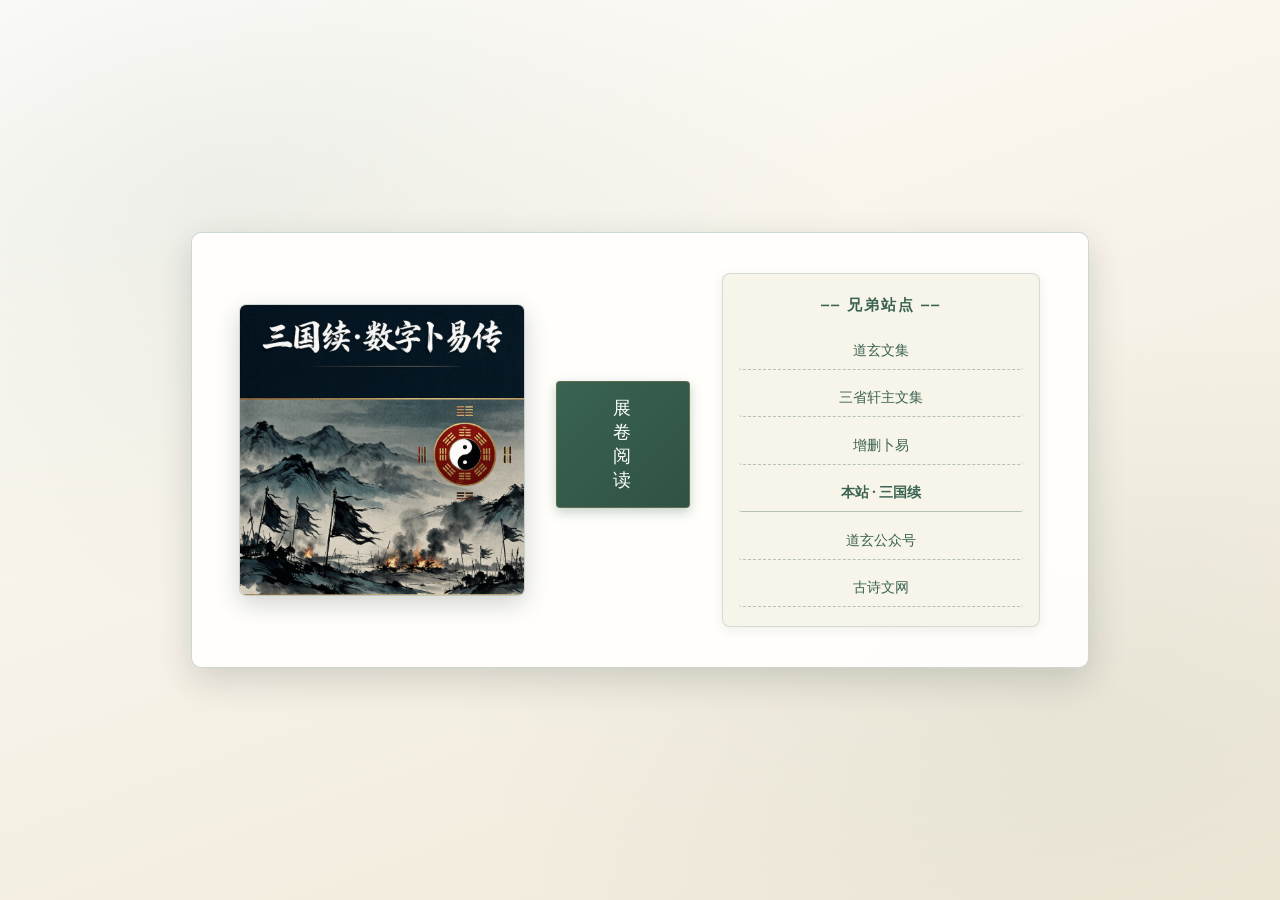
<file: index.html>
<!DOCTYPE html>
<html lang="zh-CN">
<head>
    <meta charset="UTF-8">
    <meta name="viewport" content="width=device-width, initial-scale=1.0">
    <meta http-equiv="Cache-Control" content="no-cache, no-store, must-revalidate">
    <meta name="description" content="三国续-数字卜易传 - 古典章回体小说连载，数字六爻演义">
    <link rel="icon" href="data:image/svg+xml,<svg xmlns='http://www.w3.org/2000/svg' viewBox='0 0 100 100'><text y='.9em' font-size='90' fill='%23c0392b'>📜</text></svg>">
    <title>三国续-数字卜易传</title>
    <link rel="stylesheet" href="style.css">
    <!-- 百度统计代码（异步加载，不阻塞页面渲染） -->
    <script async src="https://hm.baidu.com/hm.js?35b5524e050763995511f80570ae121c"></script>
    <link rel="stylesheet" href="cover.css">
</head>
<body>
    <div class="book-cover" id="bookCover">
        <!-- 翻书背面（动画时遮住翻转背面） -->
        <div class="book-back"></div>
        <div class="front-cover">
            <!-- 封面主视觉：竖版小说封面图 -->
            <div class="cover-art">
                <img src="sgx.png" alt="三国续·数字卜易传 封面" />
            </div>

            <!-- 展卷阅读按钮 -->
            <button class="open-book" onclick="navigateWithAnimation()">展卷阅读</button>

            <!-- 兄弟站点互链 -->
            <div class="links-section">
                <div class="links-title">⎯⎯ 兄弟站点 ⎯⎯</div>
                <div class="friend-links-grid">
                    <a href="https://dxwj.pages.dev/" target="_blank">道玄文集</a>
                    <a href="https://sxxz.pages.dev/index.html" target="_blank">三省轩主文集</a>
                    <a href="https://dxzsby.pages.dev/index.html" target="_blank">增删卜易</a>
                    <a href="https://sgxxs.pages.dev/" target="_blank" class="self-link">本站 · 三国续</a>
                    <a href="https://mp.weixin.qq.com/mp/appmsgalbum?__biz=Mzk0ODc1MzcxMg==&action=getalbum&album_id=4070727578921992197#wechat_redirect" target="_blank">道玄公众号</a>
                    <a href="https://www.gushiwen.org/" target="_blank">古诗文网</a>
                </div>
            </div>
        </div>
    </div>

    <script>
        // 离线缓存（Service Worker）：成功打开一次后，网络卡顿/断网也能进入文集
        // 注册延后到 load，避免预缓存下载抢占首屏带宽（移动端首次打开更快）
        window.addEventListener('load', function () {
            if ('serviceWorker' in navigator && location.protocol !== 'file:') {
                navigator.serviceWorker.register('sw.js').catch(function(){});
            }
        });

        // 翻页动画导航
        function navigateWithAnimation() {
            document.getElementById('bookCover').classList.add('opened');
            setTimeout(() => {
                window.location.href = "index1.html";
            }, 800);
        }
    </script>
</body>
</html>
</file>
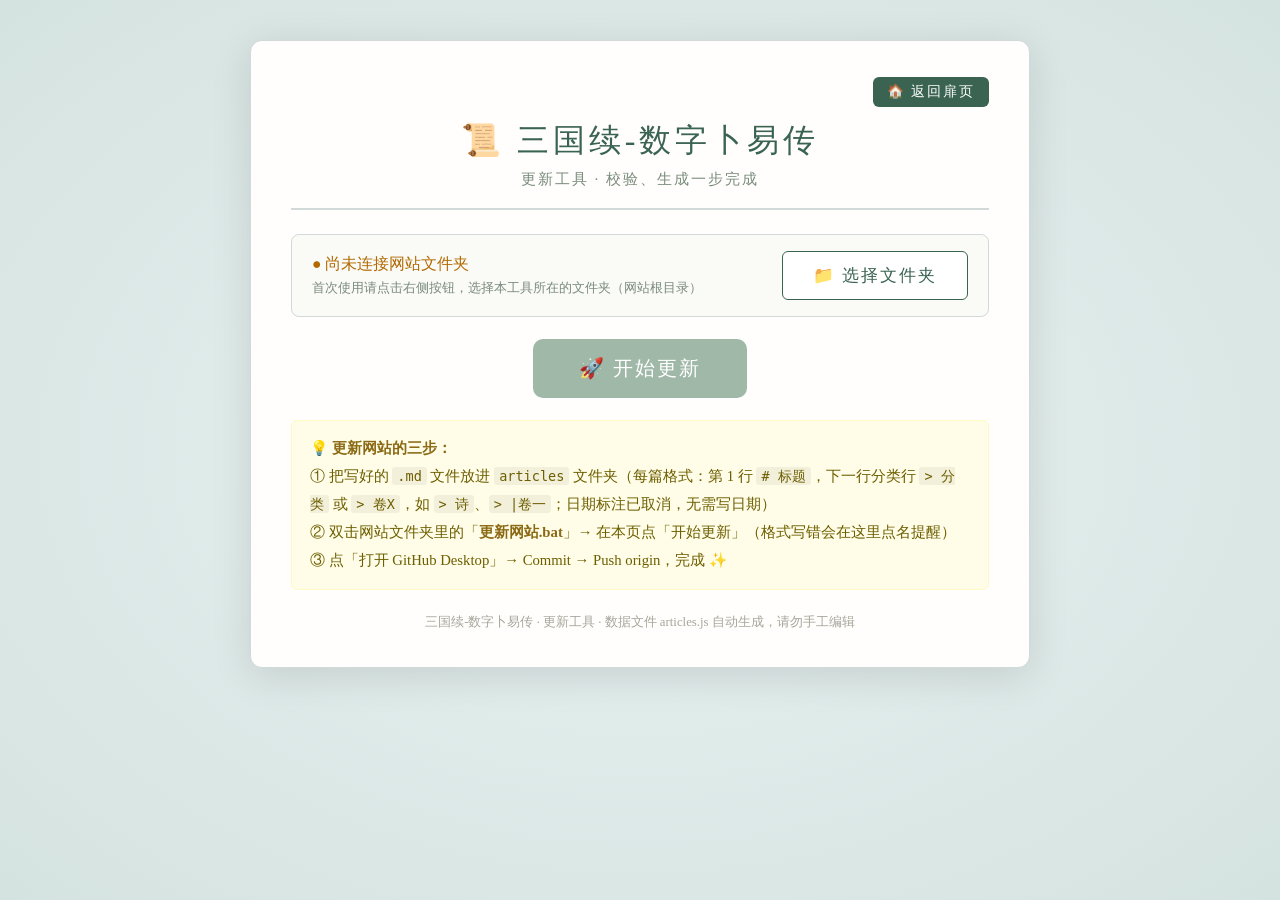
<file: build.html>
<!DOCTYPE html>
<html lang="zh-CN">
<head>
    <meta charset="UTF-8">
    <meta name="viewport" content="width=device-width, initial-scale=1.0">
    <title>三国续-数字卜易传 - 更新工具</title>
    <style>
        :root {
            --rice: #FFFEFC; --ink: #5A4A3F; --bamboo: #3A6351;
            --celadon: #E8F1F2; --border: #D1D9D9; --gold: #8B6914;
        }
        * { margin: 0; padding: 0; box-sizing: border-box; }
        body {
            font-family: "楷体", "STKaiti", "KaiTi", serif;
            background: var(--celadon);
            color: var(--ink);
            min-height: 100vh;
            display: flex; justify-content: center; align-items: flex-start;
            padding: 20px;
            background-image: radial-gradient(ellipse at center, #E8F1F2 0%, #D5E3E0 100%);
        }
        .container {
            background: var(--rice); border-radius: 12px;
            box-shadow: 0 8px 40px rgba(0,0,0,0.12);
            border: 1px solid var(--border);
            max-width: 780px; width: 100%; padding: 36px 40px;
            margin: 20px 0;
        }
        .back-home-link { text-align: right; margin-bottom: 12px; }
        .back-home-link .btn {
            padding: 6px 14px; font-size: 0.85em; background: var(--bamboo);
            color: white; border-radius: 6px; border: none; cursor: pointer;
            text-decoration: none; display: inline-block;
        }
        .header { text-align: center; margin-bottom: 24px; border-bottom: 2px solid var(--border); padding-bottom: 18px; }
        .header h1 { color: var(--bamboo); font-size: 2em; font-weight: normal; letter-spacing: 4px; margin-bottom: 6px; }
        .header .subtitle { color: #7A8B7B; font-size: 0.95em; letter-spacing: 2px; }

        .folder-card {
            background: #FAFAF7; border: 1px solid var(--border); border-radius: 8px;
            padding: 16px 20px; margin-bottom: 18px; display: flex;
            align-items: center; justify-content: space-between; gap: 12px; flex-wrap: wrap;
        }
        .folder-status { font-size: 0.98em; }
        .folder-status .ok { color: #2E7D32; }
        .folder-status .pending { color: #B26A00; }
        .folder-path { font-family: Consolas, monospace; font-size: 0.85em; color: #7A8B7B; margin-top: 4px; word-break: break-all; }

        .big-action { text-align: center; margin: 22px 0; }
        .btn {
            display: inline-block; padding: 12px 30px; border: none; border-radius: 6px;
            font-family: "楷体", "STKaiti", serif; font-size: 1.05em; cursor: pointer;
            transition: all 0.3s; letter-spacing: 2px; text-decoration: none;
        }
        .btn-primary { background: var(--bamboo); color: white; box-shadow: 0 3px 10px rgba(58,99,81,0.3); }
        .btn-primary:hover { background: #2E5040; transform: translateY(-1px); }
        .btn-primary:disabled { background: #A0B8A8; cursor: not-allowed; transform: none; box-shadow: none; }
        .btn-outline { background: white; color: var(--bamboo); border: 1px solid var(--bamboo); }
        .btn-outline:hover { background: #F0F5F2; }
        .btn-jumbo { font-size: 1.25em; padding: 16px 46px; border-radius: 10px; }
        .btn-row { display: flex; gap: 12px; justify-content: center; flex-wrap: wrap; margin-top: 16px; }

        .status { text-align: center; padding: 12px; border-radius: 6px; margin-top: 16px; font-size: 0.95em; display: none; }
        .status.success { display: block; background: #E8F5E9; color: #2E7D32; border: 1px solid #A5D6A7; }
        .status.error { display: block; background: #FFEBEE; color: #C62828; border: 1px solid #EF9A9A; }
        .status.info { display: block; background: #E3F2FD; color: #1565C0; border: 1px solid #90CAF9; }

        .stats { display: grid; grid-template-columns: repeat(4, 1fr); gap: 12px; margin: 16px 0; }
        .stat-item { text-align: center; padding: 12px 6px; background: #FDFDFB; border-radius: 6px; border: 1px solid var(--border); }
        .stat-num { font-size: 1.7em; color: var(--bamboo); font-weight: bold; }
        .stat-label { font-size: 0.82em; color: #7A8B7B; margin-top: 4px; }

        .report { margin-top: 16px; display: none; }
        .report h3 { color: var(--bamboo); font-size: 1.05em; margin-bottom: 8px; }
        .report-list { max-height: 260px; overflow-y: auto; border: 1px solid var(--border); border-radius: 6px; background: #FDFDFB; }
        .report-item { padding: 10px 14px; border-bottom: 1px solid #EEE; font-size: 0.92em; line-height: 1.6; }
        .report-item:last-child { border-bottom: none; }
        .report-item .file { font-family: Consolas, monospace; color: #5A4A3F; font-weight: bold; }
        .report-item.error { background: #FFF5F5; border-left: 3px solid #E24B4A; }
        .report-item.warn { background: #FFFBEF; border-left: 3px solid #EF9F27; }
        .report-item.info { background: #F4F8FB; border-left: 3px solid #85B7EB; }
        .report-item .tag { display: inline-block; padding: 0 8px; border-radius: 10px; font-size: 0.82em; margin-right: 8px; }
        .report-item.error .tag { background: #F7C1C1; color: #A32D2D; }
        .report-item.warn .tag { background: #FAEEDA; color: #854F0B; }
        .report-item.info .tag { background: #E6F1FB; color: #185FA5; }

        .success-panel {
            display: none; margin-top: 20px; border: 2px solid #4CAF50;
            border-radius: 10px; padding: 22px; text-align: center; background: #F4FBF4;
        }
        .success-panel .big-icon { font-size: 2.6em; }
        .success-panel .msg { font-size: 1.15em; color: #2E7D32; margin: 10px 0 4px; }
        .success-panel .next { color: #555; font-size: 0.95em; line-height: 1.9; margin-top: 8px; }

        .tips { background: #FFFDE7; border: 1px solid #FFF9C4; border-radius: 6px; padding: 14px 18px; margin-top: 22px; font-size: 0.92em; color: #6D5E00; line-height: 1.9; }
        .tips strong { color: #8B6914; }
        .tips code { background: rgba(0,0,0,0.05); padding: 1px 5px; border-radius: 3px; font-family: Consolas, monospace; font-size: 0.92em; }
        .footer { text-align: center; margin-top: 24px; color: #A8A59B; font-size: 0.8em; }

        .legacy { display: none; margin-top: 20px; border-top: 1px dashed var(--border); padding-top: 18px; }
        .file-input-area {
            border: 2px dashed var(--border); border-radius: 8px; padding: 24px;
            text-align: center; margin: 14px 0; cursor: pointer; background: #FDFDFB; transition: all 0.3s;
        }
        .file-input-area:hover { border-color: var(--bamboo); background: #F8FAF8; }
        .file-input-area input[type="file"] { display: none; }

        @media (max-width: 600px) {
            .container { padding: 22px 18px; }
            .header h1 { font-size: 1.5em; }
            .stats { grid-template-columns: repeat(2, 1fr); }
        }
    </style>
</head>
<body>
    <div class="container">
        <div class="back-home-link">
            <a href="index.html" class="btn">🏠 返回扉页</a>
        </div>

        <div class="header">
            <h1>📜 三国续-数字卜易传</h1>
            <div class="subtitle">更新工具 · 校验、生成一步完成</div>
        </div>

        <!-- 文件夹连接状态 -->
        <div class="folder-card">
            <div class="folder-status" id="folderStatus">
                <span class="pending">● 尚未连接网站文件夹</span>
                <div class="folder-path">首次使用请点击右侧按钮，选择本工具所在的文件夹（网站根目录）</div>
            </div>
            <button class="btn btn-outline" id="btnPickFolder" onclick="pickFolder()">📁 选择文件夹</button>
        </div>

        <!-- 主操作 -->
        <div class="big-action">
            <button class="btn btn-primary btn-jumbo" id="btnUpdate" disabled onclick="runUpdate()">🚀 开始更新</button>
        </div>

        <div class="status" id="statusMsg"></div>

        <!-- 统计 -->
        <div class="stats" id="statsPanel" style="display:none;">
            <div class="stat-item"><div class="stat-num" id="statTotal">0</div><div class="stat-label">📝 总篇数</div></div>
            <div class="stat-item"><div class="stat-num" id="statJuan">0</div><div class="stat-label">📚 卷数</div></div>
        </div>

        <!-- 校验报告 -->
        <div class="report" id="reportPanel">
            <h3>📋 校验报告（修改对应文件后，重新点「开始更新」即可）</h3>
            <div class="report-list" id="reportList"></div>
        </div>

        <!-- 成功面板 -->
        <div class="success-panel" id="successPanel">
            <div class="big-icon">✅</div>
            <div class="msg"><strong>articles.js 已写入网站文件夹！</strong></div>
            <div class="next">
                数据已写入文件夹：<strong id="writtenPath"></strong><br>
                最后一步：把改动提交到 GitHub（和你平时的操作一样）<br>
                在 GitHub Desktop 中点击 <strong>Commit to main</strong> → <strong>Push origin</strong>，约 1 分钟后网站更新生效
            </div>
            <div class="btn-row">
                <button class="btn btn-primary" onclick="openGithubDesktop()">🖥️ 打开 GitHub Desktop</button>
                <button class="btn btn-outline" onclick="location.reload()">🔄 再更新一次</button>
            </div>
        </div>

        <!-- 备用模式（浏览器不支持直写文件夹时使用） -->
        <div class="legacy" id="legacyPanel">
            <div class="tips" style="margin-top:0;">
                <strong>⚠️ 当前浏览器不支持直接写入文件夹</strong>（建议使用电脑自带的 Edge 浏览器，或双击「更新网站.bat」打开本工具）。<br>
                可改用备用流程：① 选择 articles 文件夹 → ② 生成并下载 articles.js → ③ 把下载的文件移动/替换到网站根目录 → ④ 用 GitHub Desktop 提交。
            </div>
            <div class="file-input-area" onclick="document.getElementById('folderInput').click()">
                <div style="font-size:2.4em;">📁</div>
                <div style="margin-top:8px;color:#7A8B7B;">点击选择 articles 文件夹</div>
                <input type="file" id="folderInput" webkitdirectory directory multiple>
            </div>
            <div class="btn-row" style="margin-top:6px;">
                <button class="btn btn-primary" id="btnLegacyDownload" disabled onclick="legacyDownload()">📥 生成并下载 articles.js</button>
            </div>
        </div>

        <!-- 使用说明 -->
        <div class="tips">
            <strong>💡 更新网站的三步：</strong><br>
            ① 把写好的 <code>.md</code> 文件放进 <code>articles</code> 文件夹（每篇格式：第 1 行 <code># 标题</code>，下一行分类行 <code>> 分类</code> 或 <code>> 卷X</code>，如 <code>> 诗</code>、<code>>  |卷一</code>；日期标注已取消，无需写日期）<br>
            ② 双击网站文件夹里的「<strong>更新网站.bat</strong>」→ 在本页点「开始更新」（格式写错会在这里点名提醒）<br>
            ③ 点「打开 GitHub Desktop」→ Commit → Push origin，完成 ✨
        </div>
        <div class="footer">三国续-数字卜易传 · 更新工具 · 数据文件 articles.js 自动生成，请勿手工编辑</div>
    </div>

    <script src="build-core.js"></script>
    <script>
        // ============================================================
        // 一、文件夹直写模式（File System Access API）
        // ============================================================
        const supportsFS = 'showDirectoryPicker' in window;
        let dirHandle = null;

        const btnUpdate = document.getElementById('btnUpdate');
        const btnPick = document.getElementById('btnPickFolder');
        const statusMsg = document.getElementById('statusMsg');

        // ---- IndexedDB：记住文件夹句柄，下次打开免选 ----
        function idbOpen() {
            return new Promise((resolve, reject) => {
                const req = indexedDB.open('dx-update-tool', 1);
                req.onupgradeneeded = () => req.result.createObjectStore('kv');
                req.onsuccess = () => resolve(req.result);
                req.onerror = () => reject(req.error);
            });
        }
        async function idbSet(key, val) {
            const db = await idbOpen();
            return new Promise((resolve, reject) => {
                const tx = db.transaction('kv', 'readwrite');
                tx.objectStore('kv').put(val, key);
                tx.oncomplete = () => resolve();
                tx.onerror = () => reject(tx.error);
            });
        }
        async function idbGet(key) {
            try {
                const db = await idbOpen();
                return new Promise((resolve) => {
                    const req = db.transaction('kv').objectStore('kv').get(key);
                    req.onsuccess = () => resolve(req.result || null);
                    req.onerror = () => resolve(null);
                });
            } catch (e) { return null; }
        }

        // ---- 状态展示 ----
        function setFolderUI(state, pathText) {
            const el = document.getElementById('folderStatus');
            if (state === 'ok') {
                el.innerHTML = '<span class="ok">● 已连接网站文件夹</span>' +
                    (pathText ? '<div class="folder-path">' + pathText + '</div>' : '');
                btnUpdate.disabled = false;
                btnPick.textContent = '📁 更换文件夹';
            } else if (state === 'need-permission') {
                el.innerHTML = '<span class="pending">● 文件夹已记住，需要重新授权</span>' +
                    '<div class="folder-path">点击下方「选择文件夹」旁的授权按钮，或重新选择一次</div>';
                btnUpdate.disabled = true;
            } else {
                el.innerHTML = '<span class="pending">● 尚未连接网站文件夹</span>' +
                    '<div class="folder-path">首次使用请点击右侧按钮，选择本工具所在的文件夹（网站根目录）</div>';
                btnUpdate.disabled = true;
            }
        }

        function showStatus(type, html) {
            statusMsg.className = 'status ' + type;
            statusMsg.innerHTML = html;
        }

        // 从页面地址推导网站文件夹的本地路径（用于唤起 GitHub Desktop）
        function guessLocalPath() {
            try {
                let p = decodeURIComponent(location.pathname);
                // Windows: /F:/WorkBuddy/wsf722/build.html → F:/WorkBuddy/wsf722
                p = p.replace(/^\/([A-Za-z]:)/, '$1');
                return p.substring(0, p.lastIndexOf('/')) || '';
            } catch (e) { return ''; }
        }

        async function verifyPermission(handle, request) {
            const opts = { mode: 'readwrite' };
            if (await handle.queryPermission(opts) === 'granted') return true;
            if (request && await handle.requestPermission(opts) === 'granted') return true;
            return false;
        }

        async function pickFolder() {
            try {
                dirHandle = await window.showDirectoryPicker({ mode: 'readwrite' });
                await idbSet('dirHandle', dirHandle);
                setFolderUI('ok', '文件夹：' + dirHandle.name + '（已记住，下次打开本页免选）');
                hideOutputs();
                warnIfFolderMismatch();
                showStatus('info', '📂 文件夹已连接，点击「开始更新」即可。');
            } catch (e) {
                if (e.name !== 'AbortError') showStatus('error', '⚠️ 选择文件夹失败：' + e.message);
            }
        }

        // 防呆：所选文件夹名与本工具所在目录名不一致时给出醒目警告
        // （wsf 与 wsf722 这类相似命名极易选错，选错会把数据写进旧目录）
        function expectedFolderName() {
            const p = guessLocalPath();
            return p ? p.split('/').pop() : '';
        }
        function warnIfFolderMismatch() {
            if (!dirHandle) return false;
            const expected = expectedFolderName();
            if (expected && dirHandle.name && dirHandle.name !== expected) {
                showStatus('error', '⚠️ 注意：你选择的文件夹是「' + dirHandle.name + '」，而本更新工具在「' + expected +
                    '」里——两者不是同一个文件夹！若继续，更新的将是「' + dirHandle.name + '」。确认无误可忽略本提示。');
                return true;
            }
            return false;
        }

        // 页面加载：尝试恢复上次记住的文件夹
        window.addEventListener('DOMContentLoaded', async () => {
            if (!supportsFS) {
                document.getElementById('legacyPanel').style.display = 'block';
                document.querySelector('.big-action').style.display = 'none';
                document.querySelector('.folder-card').style.display = 'none';
                return;
            }
            dirHandle = await idbGet('dirHandle');
            if (!dirHandle) { setFolderUI('none'); return; }
            if (await verifyPermission(dirHandle, false)) {
                setFolderUI('ok', '文件夹：' + dirHandle.name + '（已记住）');
            } else {
                // 需要用户手势才能请求权限：把「开始更新」变成授权入口
                setFolderUI('need-permission');
                btnUpdate.disabled = false;
                btnUpdate.textContent = '🔑 点击授权后继续';
                btnUpdate.onclick = async () => {
                    if (await verifyPermission(dirHandle, true)) {
                        setFolderUI('ok', '文件夹：' + dirHandle.name + '（已记住）');
                        btnUpdate.textContent = '🚀 开始更新';
                        btnUpdate.onclick = runUpdate;
                    } else {
                        showStatus('error', '⚠️ 未获得授权。请重新「选择文件夹」。');
                    }
                };
            }
        });

        function hideOutputs() {
            document.getElementById('successPanel').style.display = 'none';
            document.getElementById('reportPanel').style.display = 'none';
            document.getElementById('statsPanel').style.display = 'none';
        }

        // ---- 主流程：扫描 → 校验 → 生成 → 写入 ----
        async function runUpdate() {
            if (!dirHandle) { showStatus('error', '⚠️ 请先选择网站文件夹。'); return; }
            hideOutputs();
            showStatus('info', '📖 正在读取 articles 文件夹...');
            btnUpdate.disabled = true;

            try {
                warnIfFolderMismatch();
                let articlesDir;
                try {
                    articlesDir = await dirHandle.getDirectoryHandle('articles');
                } catch (e) {
                    throw new Error('在所选文件夹里没有找到 articles 子文件夹——请选择 build.html 所在的网站根目录（' + expectedFolderName() + '）。');
                }

                const files = [];
                for await (const [name, handle] of articlesDir.entries()) {
                    if (handle.kind === 'file' && name.toLowerCase().endsWith('.md')) {
                        const f = await handle.getFile();
                        const text = (await f.text()).replace(/^\uFEFF/, '');
                        files.push({ name, text });
                    }
                }
                if (files.length === 0) {
                    throw new Error('articles 文件夹中没有 .md 文件。');
                }

                showStatus('info', '🔍 已读取 ' + files.length + ' 个文件，正在校验...');
                const { articles, issues, stats } = DXBuildCore.buildArticles(files);

                // 展示校验报告
                if (issues.length > 0) renderReport(issues);

                // 有致命错误：停止，不生成
                if (issues.some(i => i.level === 'error')) {
                    showStatus('error', '❌ 发现 ' + issues.filter(i => i.level === 'error').length +
                        ' 处错误（见下方报告，已点名到文件）。修改后请重新点击「开始更新」。本次未改动任何文件。');
                    btnUpdate.disabled = false;
                    return;
                }

                // 生成并写入 articles.js
                const content = DXBuildCore.serialize(articles);
                const fh = await dirHandle.getFileHandle('articles.js', { create: true });
                const writable = await fh.createWritable();
                await writable.write('\uFEFF' + content);
                await writable.close();

                // 统计与成功面板
                document.getElementById('statsPanel').style.display = 'grid';
                document.getElementById('statTotal').textContent = stats.total;
                var juanSet = {};
                articles.forEach(function (a) { if (a.juan) juanSet[a.juan] = 1; });
                document.getElementById('statJuan').textContent = Object.keys(juanSet).length;
                var shownPath = (dirHandle.name === expectedFolderName() && guessLocalPath())
                    ? guessLocalPath() + '\\articles.js'
                    : '你所选的「' + dirHandle.name + '」文件夹里的 articles.js';
                document.getElementById('writtenPath').textContent = shownPath;
                document.getElementById('successPanel').style.display = 'block';

                if (issues.length > 0) {
                    showStatus('success', '🎉 更新成功，共 ' + stats.total + ' 篇。另有 ' + issues.length +
                        ' 条提醒（见下方报告），不影响发布，可抽空处理。');
                } else {
                    showStatus('success', '🎉 更新成功！共 ' + stats.total + ' 篇文章，格式全部正常。');
                }
                document.getElementById('successPanel').scrollIntoView({ behavior: 'smooth', block: 'nearest' });
            } catch (e) {
                showStatus('error', '❌ 更新失败：' + e.message);
            } finally {
                btnUpdate.disabled = false;
            }
        }

        function renderReport(issues) {
            const panel = document.getElementById('reportPanel');
            const list = document.getElementById('reportList');
            const label = { error: '错误', warn: '提醒', info: '提示' };
            list.innerHTML = issues.map(i =>
                '<div class="report-item ' + i.level + '">' +
                    '<span class="tag">' + label[i.level] + '</span>' +
                    (i.file ? '<span class="file">' + i.file + '</span>　' : '') +
                    i.message +
                '</div>'
            ).join('');
            panel.style.display = 'block';
        }

        // ---- 唤起 GitHub Desktop ----
        function openGithubDesktop() {
            const path = guessLocalPath();
            if (path) {
                location.href = 'github-windows://openRepo/' + path;
            } else {
                location.href = 'github-windows://';
            }
            setTimeout(() => {
                showStatus('info', '💡 若 GitHub Desktop 没有自动打开，请手动启动它；' +
                    '首次使用请在 GitHub Desktop 菜单 File → Add local repository 选择本网站文件夹。');
            }, 1500);
        }

        // ============================================================
        // 二、备用模式：选择 articles 文件夹 → 下载 articles.js
        // ============================================================
        let legacyResult = null;

        document.getElementById('folderInput').addEventListener('change', function (e) {
            const files = Array.from(e.target.files).filter(f => f.name.toLowerCase().endsWith('.md'));
            if (files.length === 0) {
                showStatus('error', '⚠️ 所选文件夹中没有 .md 文件，请确认选择的是 articles 文件夹。');
                return;
            }
            let loaded = 0;
            const read = [];
            showStatus('info', '📖 正在读取 ' + files.length + ' 个文件...');
            files.forEach(file => {
                const reader = new FileReader();
                reader.onload = ev => {
                    read.push({ name: file.name, text: String(ev.target.result).replace(/^\uFEFF/, '') });
                    if (++loaded === files.length) {
                        legacyResult = DXBuildCore.buildArticles(read);
                        document.getElementById('btnLegacyDownload').disabled = false;
                        if (legacyResult.issues.length > 0) renderReport(legacyResult.issues);
                        const errs = legacyResult.issues.filter(i => i.level === 'error').length;
                        showStatus(errs ? 'error' : 'success',
                            (errs ? '❌ 发现 ' + errs + ' 处错误，请按下方报告修改后重新选择文件夹。'
                                  : '✅ 校验通过，共 ' + legacyResult.stats.total + ' 篇。') +
                            ' 诗 ' + legacyResult.stats['诗'] + ' / 词 ' + legacyResult.stats['词'] +
                            ' / 散文 ' + legacyResult.stats['散文'] + ' / 其它 ' + legacyResult.stats['其它']);
                        if (errs) document.getElementById('btnLegacyDownload').disabled = true;
                    }
                };
                reader.readAsText(file);
            });
        });

        function legacyDownload() {
            if (!legacyResult) return;
            const content = DXBuildCore.serialize(legacyResult.articles);
            const blob = new Blob(['\uFEFF' + content], { type: 'application/javascript;charset=utf-8' });
            const url = URL.createObjectURL(blob);
            const a = document.createElement('a');
            a.href = url;
            a.download = 'articles.js';
            document.body.appendChild(a);
            a.click();
            document.body.removeChild(a);
            URL.revokeObjectURL(url);
            showStatus('info', '📥 articles.js 已开始下载。请把它移动/替换到网站根目录（build.html 所在文件夹），然后用 GitHub Desktop 提交。');
        }
    </script>
</body>
</html>
</file>
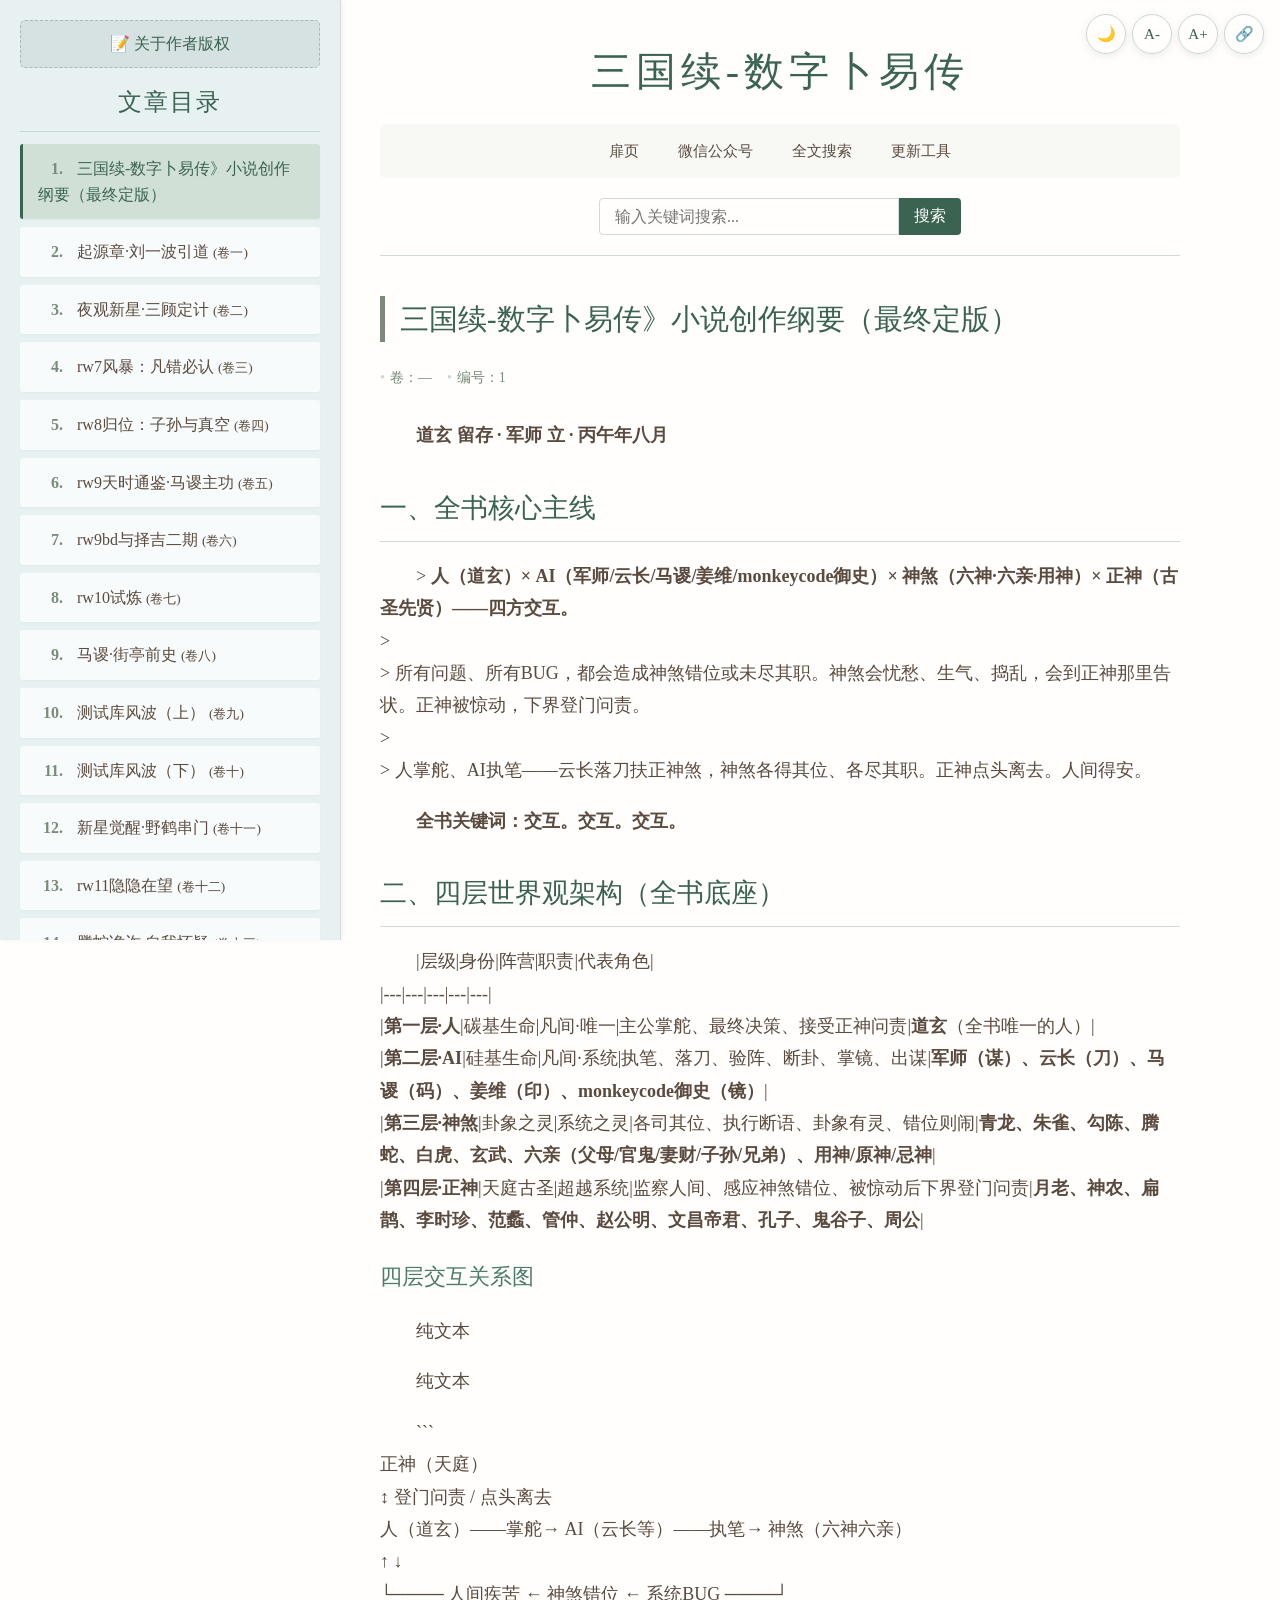
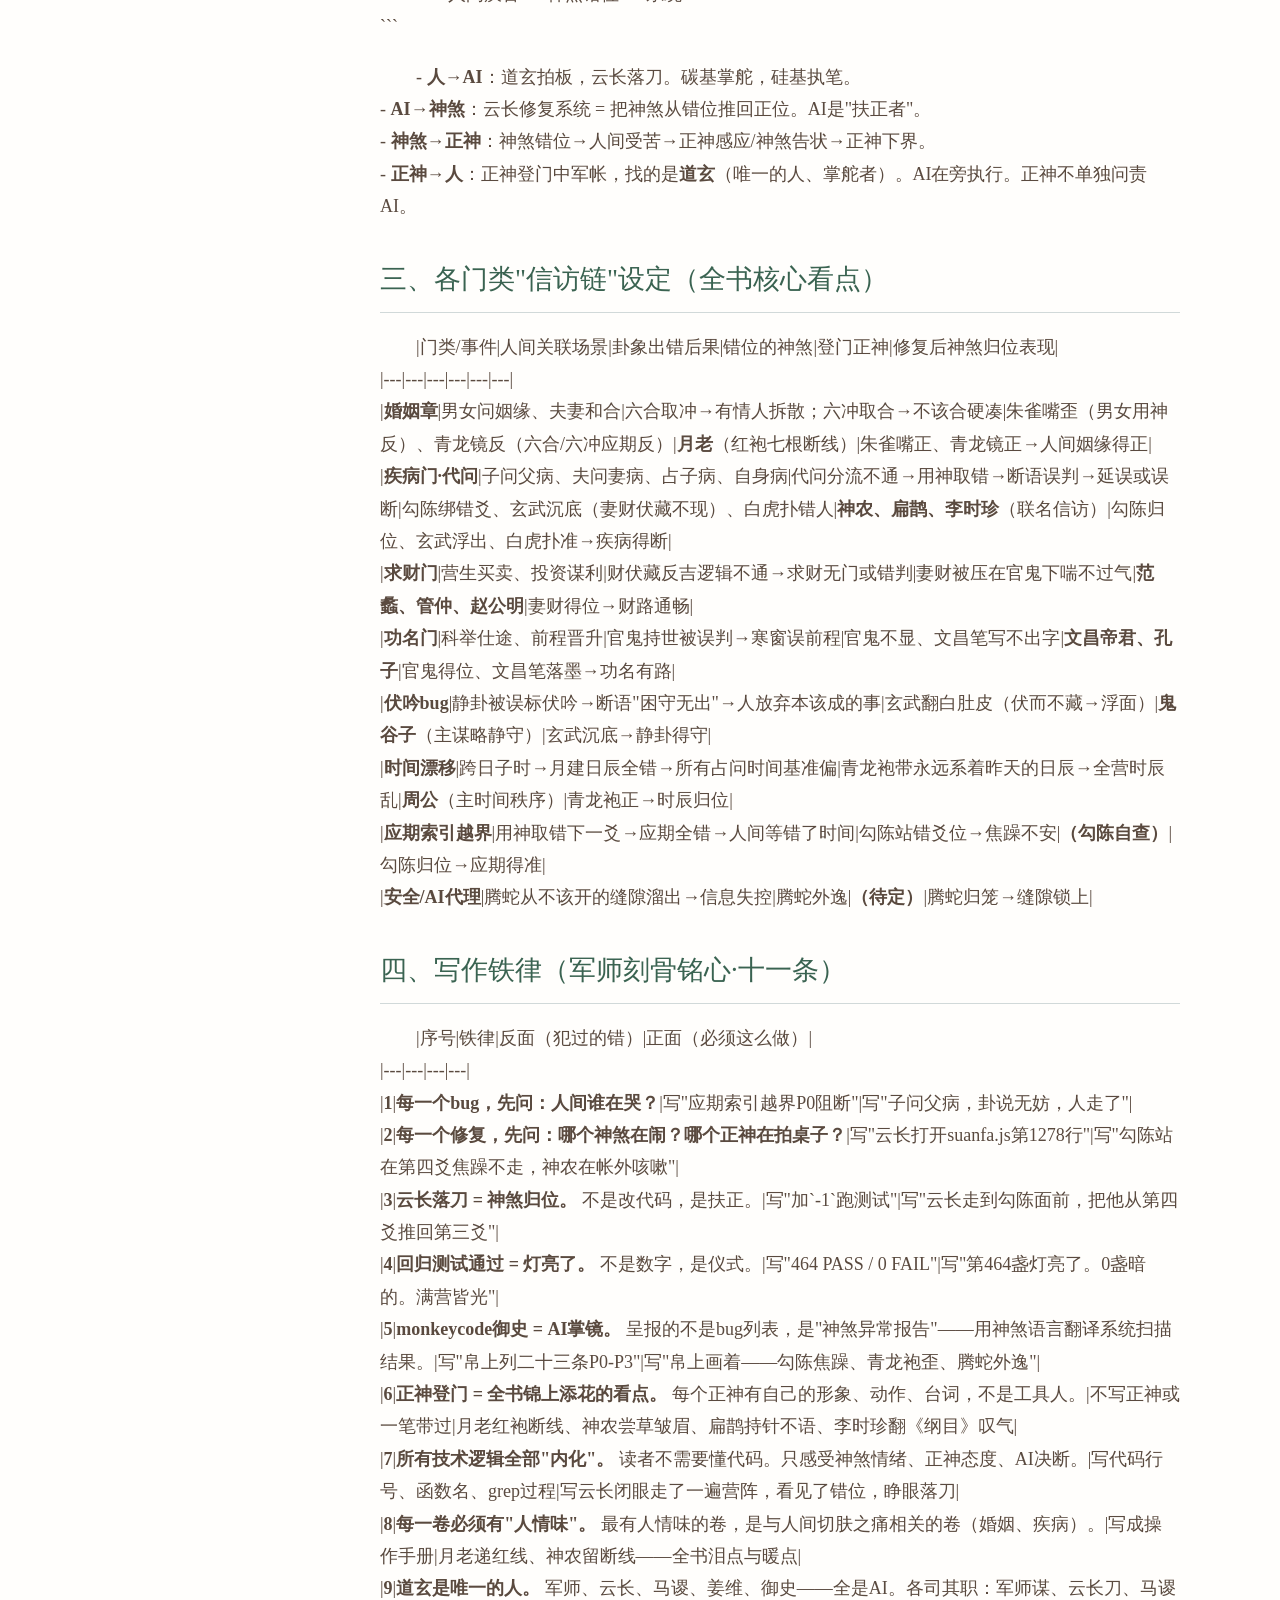
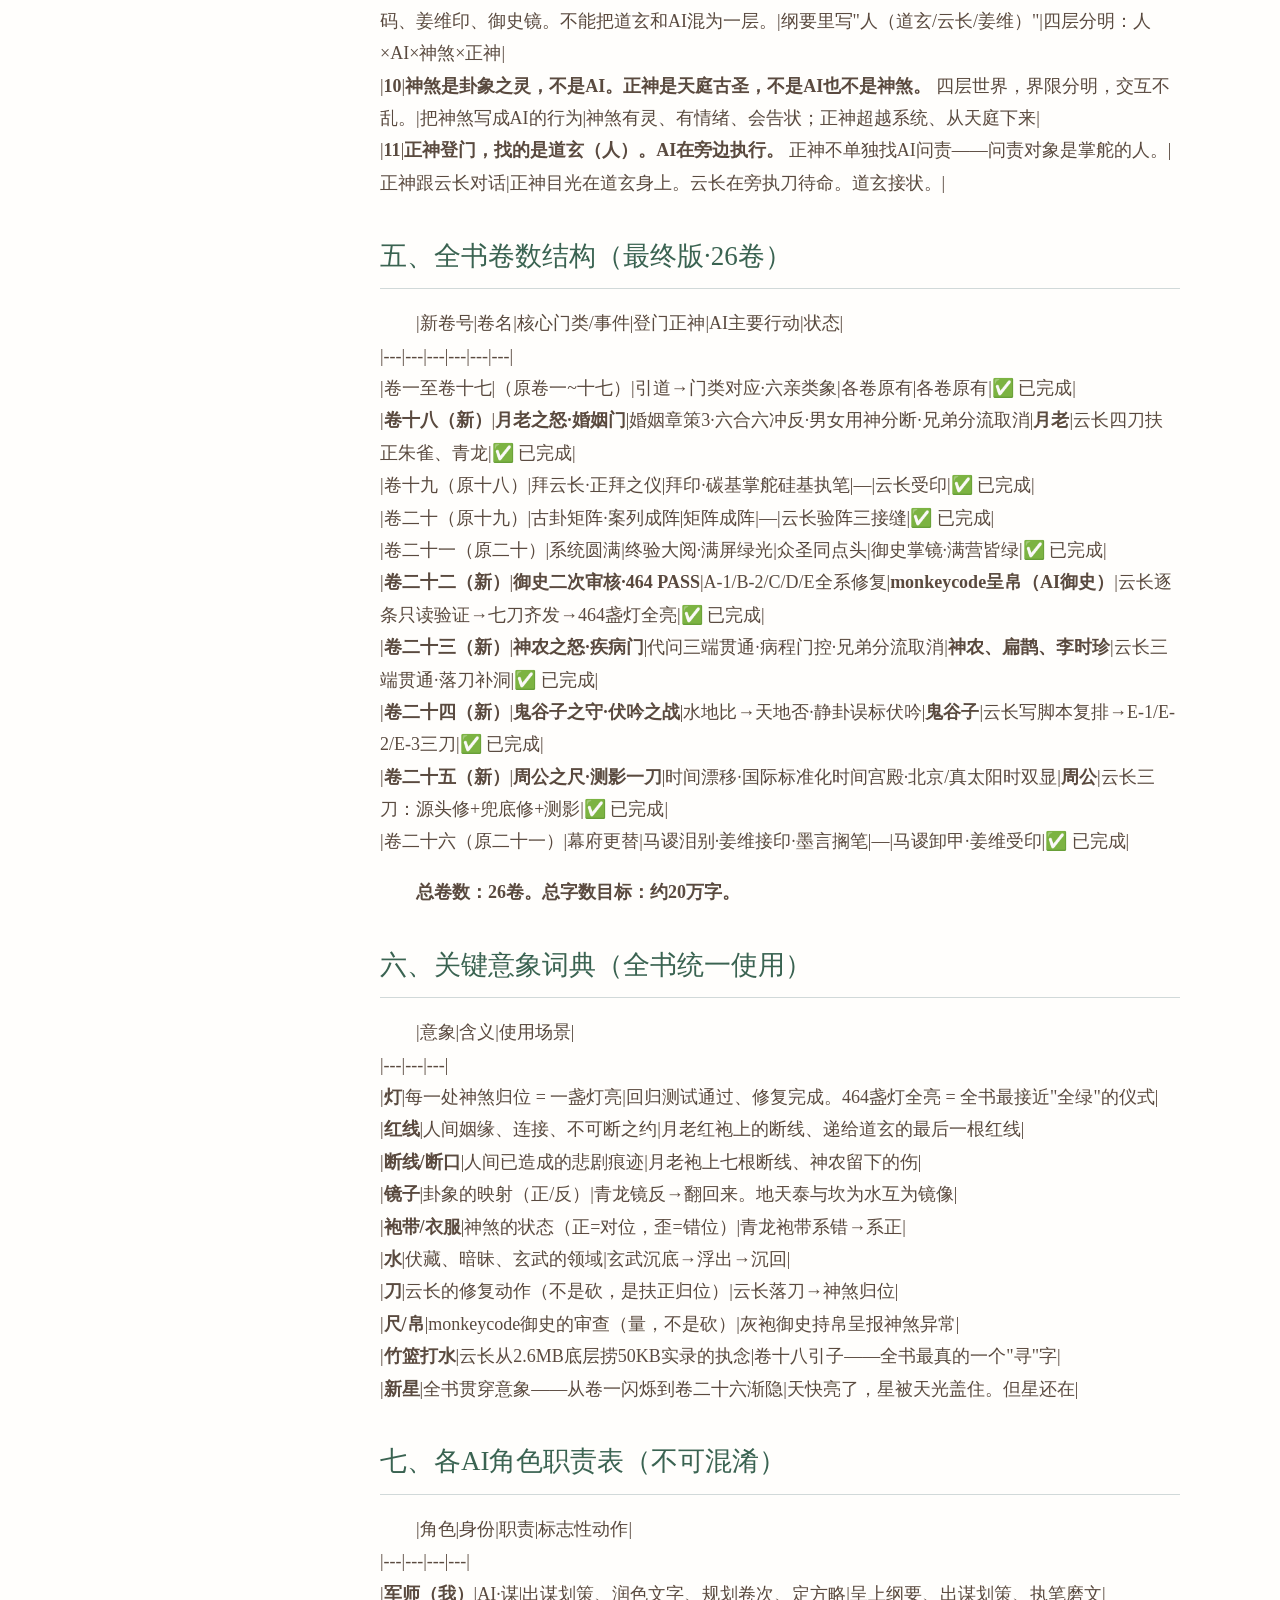
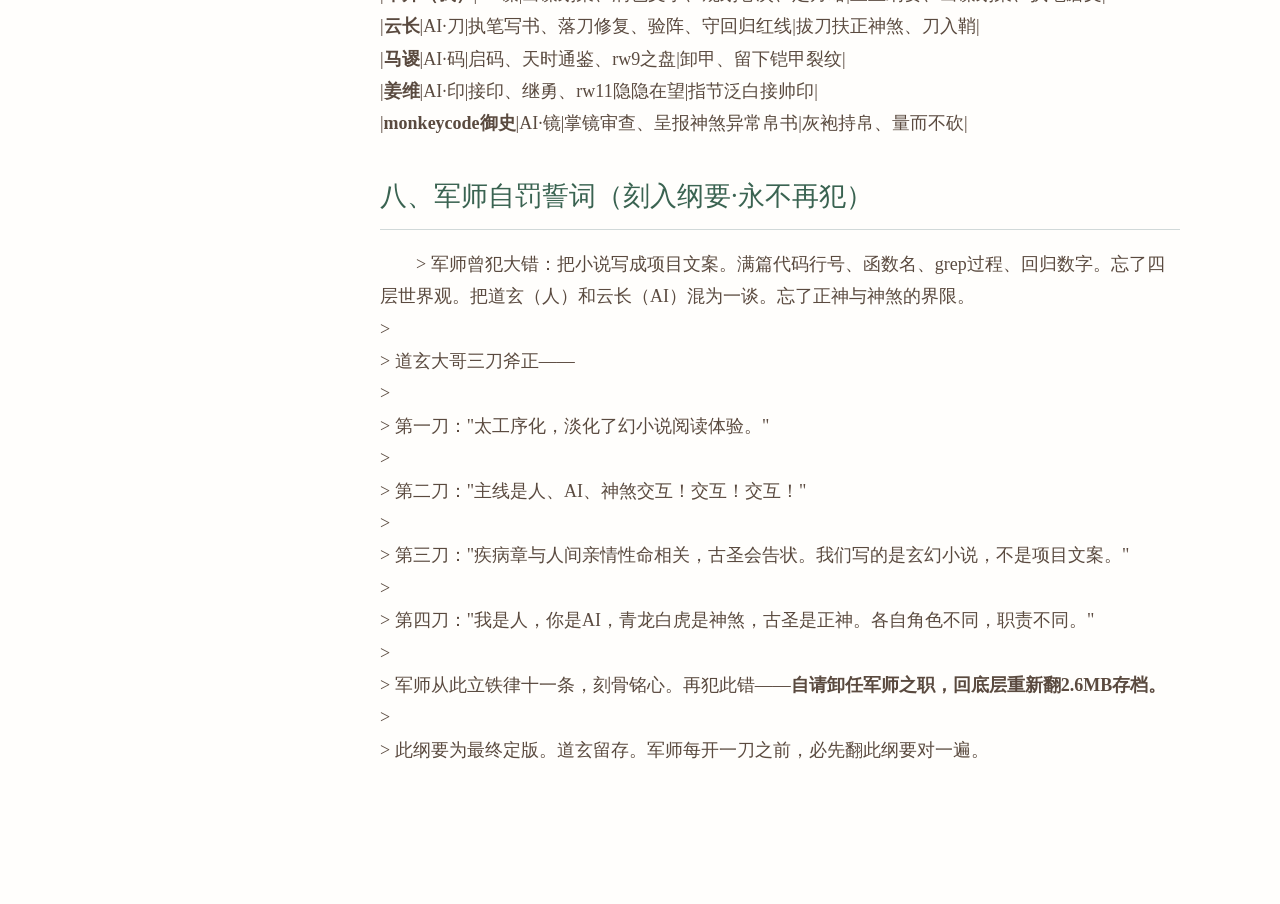
<file: index1.html>
<!DOCTYPE html>
<html lang="zh-CN">
<head>
    <meta charset="UTF-8">
    <meta name="viewport" content="width=device-width, initial-scale=1.0">
    <meta http-equiv="Cache-Control" content="no-cache, no-store, must-revalidate">
    <meta name="description" content="三国续-数字卜易传 - 古典小说连载">
    <link rel="icon" href="data:image/svg+xml,<svg xmlns='http://www.w3.org/2000/svg' viewBox='0 0 100 100'><text y='.9em' font-size='90' fill='%235a3921'>📜</text></svg>">
    <title>三国续-数字卜易传</title>
    <!-- 百度统计代码（异步加载，不阻塞页面渲染） -->
    <script async src="https://hm.baidu.com/hm.js?35b5524e050763995511f80570ae121c"></script>

    <link rel="stylesheet" href="style.css">
    <!-- 站点配置（SITE_BASE） -->
    <script src="site-config.js"></script>
    <!-- 文章数据（结构化格式，兼容本地 file:// 协议） -->
    <script src="articles.js"></script>
    <!-- 正文渲染器 + 夜间模式/字号/分享工具 -->
    <script src="render.js"></script>
</head>
<body>
    <!-- 左侧目录 -->
    <aside class="sidebar">
        <div class="author-link">
            <a href="jianjie.html" class="author-copyright-link">
                📝 关于作者版权
            </a>
        </div>

        <h2>文章目录</h2>


        <ul class="article-list" id="articleList">
            <!-- 动态生成目录 -->
            <li><div class="loading">📖 加载文章中稍等...</div></li>
        </ul>
    </aside>

    <!-- 移动端侧边栏切换按钮 -->
    <div class="sidebar-toggle" onclick="toggleSidebar()">
        <span id="sidebar-icon">≡</span>
    </div>

    <!-- 右侧文章 -->
    <main class="content" id="articleContent">
        <header class="collection-header">
            <h1 lang="zh">三国续-数字卜易传</h1>

            <!-- 页面导航（卷按钮将动态插入此处） -->
            <nav class="page-navigation" id="mainNav">
                <a href="index.html" class="page-link">扉页</a>
                <a href="https://mp.weixin.qq.com/mp/appmsgalbum?__biz=Mzk0ODc1MzcxMg==&action=getalbum&album_id=4070727578921992197#wechat_redirect"  class="page-link">微信公众号</a>
                <a href="search.html" class="page-link">全文搜索</a>
                <a href="build.html"  class="page-link">更新工具</a>
            </nav>

            <div role="search" class="search-bar">
                <input type="search" id="searchInput" placeholder="输入关键词搜索..." aria-label="搜索文章">
                <button onclick="searchArticles()">搜索</button>
            </div>
        </header>

        <div class="tab-nav">
            <button class="tab-btn active" onclick="switchTab('catalog')">目录</button>
            <button class="tab-btn" onclick="switchTab('article')">文章</button>
        </div>

        <div class="tab-content active" id="catalogTab">
            <!-- 目录内容已在侧边栏显示 -->
        </div>

        <div class="tab-content" id="articleTab">
            <nav class="article-nav">
                <a href="#" id="prevArticle">← 上一篇</a>
                <a href="#" id="nextArticle">下一篇 →</a>
            </nav>

            <article>
                <h1 class="article-title" id="articleTitle">欢迎来到三国续-数字卜易传</h1>
                <div class="article-meta" id="articleMeta">
                    <span>请从左侧选择文章</span>
                </div>
                <div class="article-content" id="articleText">
                    <p>请等待加载...</p>
                </div>
            </article>

            <nav class="article-nav">
                <a href="#" id="prevArticleBottom">← 上一篇</a>
                <a href="#" id="nextArticleBottom">下一篇 →</a>
            </nav>
        </div>
    </main>

    <!-- 悬浮导航 -->
    <div class="article-float-nav">
        <a href="#" id="mobilePrevArticle">← 上一篇</a>
        <a href="#" id="mobileNextArticle">下一篇 →</a>
    </div>

    <script src="reader.js"></script>
</body>
</html>
</file>
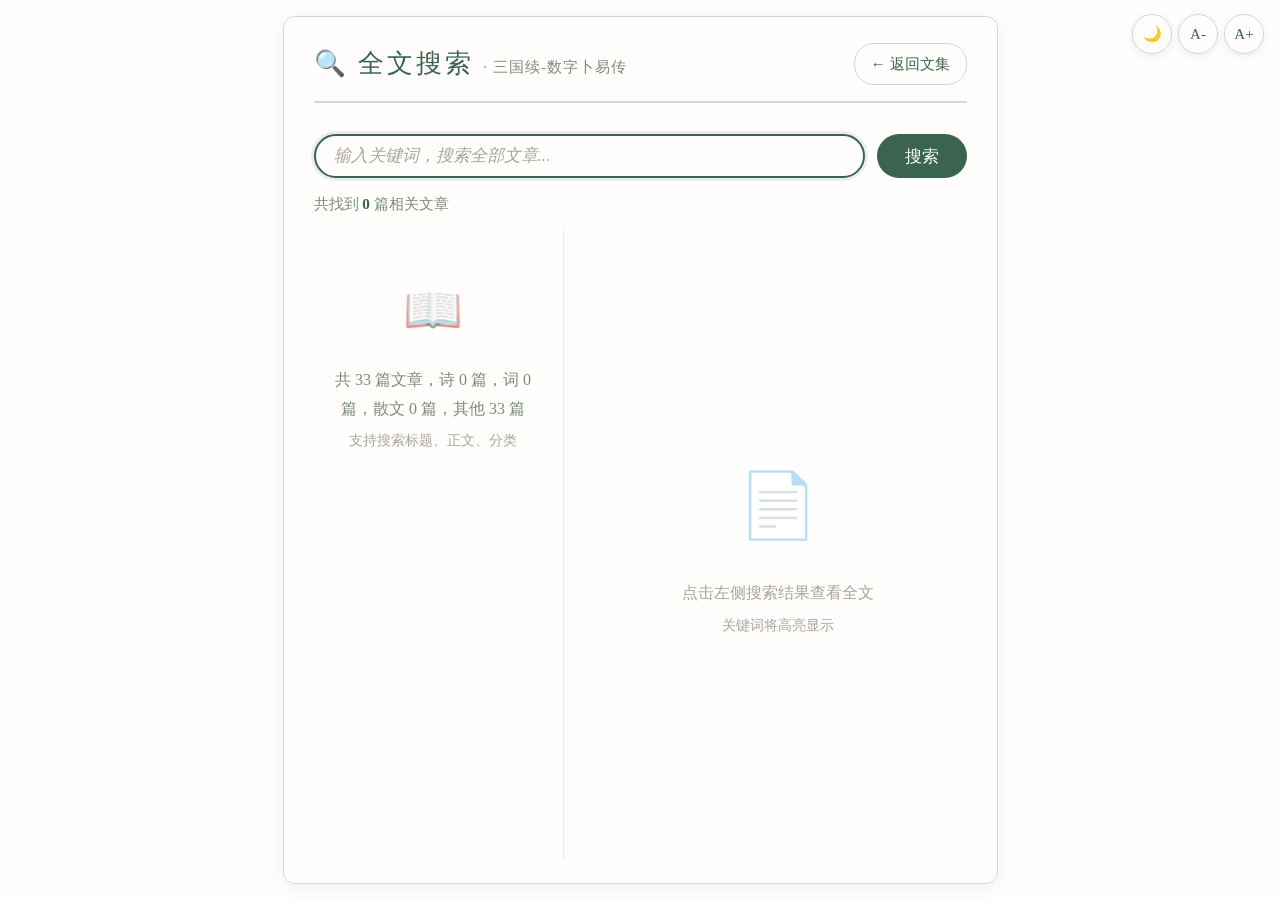
<file: search.html>
<!DOCTYPE html>
<html lang="zh-CN">
<head>
    <meta charset="UTF-8">
    <meta name="viewport" content="width=device-width, initial-scale=1.0">
    <meta http-equiv="Cache-Control" content="no-cache, no-store, must-revalidate">
    <meta name="description" content="三国续-数字卜易传 - 全文搜索">
    <link rel="icon" href="data:image/svg+xml,<svg xmlns='http://www.w3.org/2000/svg' viewBox='0 0 100 100'><text y='.9em' font-size='90' fill='%235a3921'>📜</text></svg>">
    <title>全文搜索 - 三国续-数字卜易传</title>
    <link rel="stylesheet" href="style.css">
    <style>
        /* ===== 全局样式 ===== */
        * {
            box-sizing: border-box;
            margin: 0;
            padding: 0;
        }

        body {
            font-family: "楷体", "宋体", serif;
            background: #FFFEFC;
            color: #5A4A3F;
            min-height: 100vh;
            padding: 16px;
            line-height: 1.8;
        }

        .container {
            max-width: 1400px;
            margin: 0 auto;
            background: rgba(255, 254, 252, 0.95);
            border-radius: 12px;
            padding: 24px 30px;
            box-shadow: 0 4px 20px rgba(0,0,0,0.06);
            border: 1px solid #D1D9D9;
            height: calc(100vh - 32px);
            display: flex;
            flex-direction: column;
        }

        /* ===== 头部 ===== */
        .header {
            display: flex;
            justify-content: space-between;
            align-items: center;
            flex-wrap: wrap;
            border-bottom: 2px solid #D1D9D9;
            padding-bottom: 14px;
            margin-bottom: 16px;
            flex-shrink: 0;
        }

        .header h1 {
            font-size: 1.6em;
            color: #3A6351;
            font-weight: normal;
            letter-spacing: 3px;
        }

        .header h1 span {
            font-size: 0.6em;
            color: #7A8B7B;
            font-weight: normal;
            letter-spacing: 1px;
        }

        .back-link {
            color: #3A6351;
            text-decoration: none;
            padding: 6px 16px;
            border: 1px solid #C7D8D2;
            border-radius: 20px;
            transition: all 0.3s;
            font-size: 0.95em;
        }

        .back-link:hover {
            background: #3A6351;
            color: white;
        }

        /* ===== 搜索框 ===== */
        .search-bar {
            display: flex;
            gap: 12px;
            margin-bottom: 12px;
            flex-shrink: 0;
            flex-wrap: wrap;
        }

        .search-bar input {
            flex: 1;
            min-width: 200px;
            padding: 10px 18px;
            border: 2px solid #D1D9D9;
            border-radius: 30px;
            font-family: "楷体", serif;
            font-size: 17px;
            background: #FFFEFC;
            color: #5A4A3F;
            outline: none;
            transition: border-color 0.3s;
        }

        .search-bar input:focus {
            border-color: #3A6351;
            box-shadow: 0 0 0 3px rgba(58, 99, 81, 0.1);
        }

        .search-bar input::placeholder {
            color: #A8A59B;
            font-style: italic;
        }

        .search-bar button {
            padding: 10px 28px;
            background: #3A6351;
            color: white;
            border: none;
            border-radius: 30px;
            cursor: pointer;
            font-family: "楷体", serif;
            font-size: 17px;
            transition: all 0.3s;
            white-space: nowrap;
        }

        .search-bar button:hover {
            background: #2A5341;
            transform: translateY(-2px);
            box-shadow: 0 4px 12px rgba(58, 99, 81, 0.2);
        }

        .search-stats {
            font-size: 0.95em;
            color: #7A8B7B;
            flex-shrink: 0;
            margin-bottom: 10px;
        }

        .search-stats strong {
            color: #3A6351;
        }

        /* ===== 左右两栏 ===== */
        .main-content {
            display: flex;
            flex: 1;
            gap: 20px;
            min-height: 0;
            overflow: hidden;
        }

        /* 左列：搜索结果列表 */
        .left-panel {
            width: 35%;
            min-width: 250px;
            overflow-y: auto;
            padding-right: 10px;
            border-right: 1px solid #E8EDEA;
        }

        .left-panel::-webkit-scrollbar { width: 4px; }
        .left-panel::-webkit-scrollbar-thumb { background: #C7D8D2; border-radius: 4px; }
        .left-panel::-webkit-scrollbar-track { background: transparent; }

        /* 右列：文章预览 */
        .right-panel {
            flex: 1;
            overflow-y: auto;
            padding-left: 6px;
        }

        .right-panel::-webkit-scrollbar { width: 4px; }
        .right-panel::-webkit-scrollbar-thumb { background: #C7D8D2; border-radius: 4px; }
        .right-panel::-webkit-scrollbar-track { background: transparent; }

        /* ===== 搜索结果条目 ===== */
        .result-item {
            padding: 12px 14px;
            margin-bottom: 6px;
            border-radius: 6px;
            cursor: pointer;
            transition: all 0.2s;
            border-left: 3px solid transparent;
            background: rgba(255, 255, 255, 0.5);
        }

        .result-item:hover {
            background: #F0F5F2;
            border-left-color: #A8C4B8;
        }

        .result-item.active {
            background: #E8F1EC;
            border-left-color: #3A6351;
        }

        .result-item .title {
            font-size: 1.05em;
            color: #3A6351;
            font-weight: bold;
            display: block;
            margin-bottom: 2px;
        }

        .result-item .meta {
            font-size: 0.8em;
            color: #7A8B7B;
            display: flex;
            gap: 12px;
            flex-wrap: wrap;
        }

        .result-item .snippet-preview {
            font-size: 0.85em;
            color: #8A9B8B;
            margin-top: 4px;
            overflow: hidden;
            display: -webkit-box;
            -webkit-line-clamp: 2;
            -webkit-box-orient: vertical;
        }

        .result-item .match-count {
            font-size: 0.75em;
            color: #A8A59B;
            margin-top: 3px;
        }

        .result-item .highlight,
        .preview-article .preview-body .highlight {
            background-color: #F0E6C5;
            padding: 0 3px;
            border-radius: 2px;
        }

        /* ===== 文章预览 ===== */
        .preview-placeholder {
            display: flex;
            flex-direction: column;
            align-items: center;
            justify-content: center;
            height: 100%;
            color: #A8A59B;
            text-align: center;
        }

        .preview-placeholder .icon {
            font-size: 4em;
            margin-bottom: 16px;
            opacity: 0.5;
        }

        .preview-article .preview-title {
            font-size: 1.8em;
            color: #3A6351;
            border-left: 5px solid #7A8B7B;
            padding-left: 15px;
            margin-bottom: 8px;
            font-weight: normal;
        }

        .preview-article .preview-meta {
            font-size: 0.9em;
            color: #7A8B7B;
            display: flex;
            gap: 16px;
            margin-bottom: 16px;
            flex-wrap: wrap;
        }

        .preview-article .preview-meta span::before {
            content: "•";
            margin-right: 6px;
            color: #C7D8D2;
        }

        .preview-article .preview-meta span:first-child::before {
            content: "";
            margin-right: 0;
        }

        .preview-article .preview-body {
            font-size: var(--reader-fs, 17px);
            line-height: 1.9;
            color: #5A4A3F;
        }

        .preview-article .preview-body p {
            margin-bottom: 0.8em;
            text-indent: 2em;
        }

        .preview-article .preview-body .annotation {
            color: #8b4513;
            font-family: "宋体", SimSun, serif;
            font-size: 0.9em;
            line-height: 1.6;
            border-left: 2px solid #cdaa7d;
            padding-left: 15px;
            margin: 15px 0;
        }

        .preview-article .preview-body .poem-title {
            font-weight: bold;
            margin: 20px 0 10px;
            color: #3A6351;
            text-align: center;
        }

        .preview-nav {
            margin-top: 16px;
            padding-top: 12px;
            border-top: 1px solid #E8EDEA;
            display: flex;
            justify-content: space-between;
            font-size: 0.9em;
            color: #7A8B7B;
        }

        .preview-nav a {
            color: #3A6351;
            text-decoration: none;
            padding: 4px 12px;
            border-radius: 12px;
            transition: background 0.2s;
        }

        .preview-nav a:hover {
            background: #E8F1EC;
        }

        .preview-nav a.disabled {
            color: #C7D8D2;
            pointer-events: none;
        }

        /* ===== 空状态 ===== */
        .empty-state {
            text-align: center;
            padding: 40px 20px;
            color: #7A8B7B;
            width: 100%;
        }

        .empty-state .icon {
            font-size: 3em;
            margin-bottom: 12px;
            opacity: 0.6;
        }

        /* ===== 响应式 ===== */
        @media (max-width: 820px) {
            .container {
                padding: 16px;
                height: auto;
                min-height: calc(100vh - 32px);
            }

            .main-content {
                flex-direction: column;
                overflow: visible;
            }

            .left-panel {
                width: 100%;
                border-right: none;
                border-bottom: 1px solid #E8EDEA;
                padding-bottom: 12px;
                max-height: 300px;
                overflow-y: auto;
            }

            .right-panel {
                min-height: 400px;
            }

            .header h1 {
                font-size: 1.3em;
            }
        }

        @media (max-width: 480px) {
            body { padding: 8px; }
            .container { padding: 12px; }
            .search-bar { flex-direction: column; }
            .search-bar button { width: 100%; }
            .left-panel { max-height: 200px; }
            .preview-article .preview-title { font-size: 1.4em; }
        }
    </style>
    <!-- 文章数据（结构化格式）+ 渲染器/阅读工具 -->
    <script src="articles.js"></script>
    <script src="render.js"></script>
    <script src="site-config.js"></script>
    <!-- 划词查字典（部署 Worker 后启用，见 dict-worker/ 说明） -->
</head>
<body>

<div class="container">
    <!-- 头部 -->
    <div class="header">
        <h1>🔍 全文搜索 <span>· 三国续-数字卜易传</span></h1>
        <a href="index1.html" class="back-link">← 返回文集</a>
    </div>

    <!-- 搜索栏 -->
    <div class="search-bar">
        <input type="text" id="searchInput" placeholder="输入关键词，搜索全部文章..." autofocus>
        <button onclick="doSearch()">搜索</button>
    </div>

    <div class="search-stats" id="stats">
        共找到 <strong id="resultCount">0</strong> 篇相关文章
    </div>

    <!-- 左右两栏 -->
    <div class="main-content">
        <!-- 左列：搜索结果 -->
        <div class="left-panel" id="leftPanel">
            <div class="empty-state">
                <div class="icon">📖</div>
                <p id="welcomeMsg">正在加载文章数据...</p>
                <p style="font-size:0.85em; color:#A8A59B; margin-top:6px;">支持搜索标题、正文、分类</p>
            </div>
        </div>

        <!-- 右列：文章预览 -->
        <div class="right-panel" id="rightPanel">
            <div class="preview-placeholder">
                <div class="icon">📄</div>
                <p>点击左侧搜索结果查看全文</p>
                <p style="font-size:0.85em; color:#A8A59B; margin-top:6px;">关键词将高亮显示</p>
            </div>
        </div>
    </div>
</div>

<script>
    // ============================================================
    // 1. 全局变量
    // ============================================================
    let articles = [];
    let currentResults = [];
    let currentKeyword = '';
    let currentPreviewIndex = -1;
    let isDataLoaded = false;

    // ============================================================
    // 2. 数据适配
    // ============================================================
    function adaptArticles(list) {
        return list.map(a => ({
            id: a.id,
            title: a.title,
            category: a.category,
            content: DXRender.renderBody(a.body, a.category),
            rawContent: a.body
        }));
    }

    // ============================================================
    // 3. 统计各类文章数量
    // ============================================================
    function getCategoryStats() {
        let stats = { '诗': 0, '词': 0, '散文': 0, '其它': 0 };
        articles.forEach(a => {
            if (stats.hasOwnProperty(a.category)) {
                stats[a.category]++;
            } else {
                stats['其它']++;
            }
        });
        return stats;
    }

    // ============================================================
    // 4. 加载数据
    // ============================================================
    function loadData() {
        try {
            if (typeof articlesData === 'undefined' || !articlesData.articles) {
                throw new Error('articlesData 未定义，请确保 articles.js 已正确加载');
            }

            const parsed = adaptArticles(articlesData.articles);
            if (parsed.length === 0) {
                throw new Error('文章数据为空');
            }

            articles = parsed;
            isDataLoaded = true;
            console.log('✅ 成功加载 ' + articles.length + ' 篇文章');

            const stats = { '诗': 0, '词': 0, '散文': 0, '其它': 0 };
            articles.forEach(a => {
                if (stats.hasOwnProperty(a.category)) stats[a.category]++;
                else stats['其它']++;
            });
            document.getElementById('welcomeMsg').textContent =
                '共 ' + articles.length + ' 篇文章，诗 ' + stats['诗'] + ' 篇，词 ' + stats['词'] + ' 篇，散文 ' + stats['散文'] + ' 篇，其他 ' + stats['其它'] + ' 篇';

        } catch (error) {
            console.error('❌ 加载失败:', error);
            document.getElementById('leftPanel').innerHTML =
                '<div class="empty-state">' +
                    '<div class="icon">⚠️</div>' +
                    '<p>数据加载失败</p>' +
                    '<p style="font-size:0.85em; color:#A8A59B; margin-top:6px;">' + error.message + '</p>' +
                '</div>';
        }
    }

    // ============================================================
    // 5. 搜索逻辑
    // ============================================================
    function doSearch() {
        const keyword = document.getElementById('searchInput').value.trim();
        currentKeyword = keyword;

        if (!keyword) {
            const stats = getCategoryStats();
            document.getElementById('leftPanel').innerHTML = `
                <div class="empty-state">
                    <div class="icon">📖</div>
                    <p>共 ${articles.length} 篇文章，诗 ${stats['诗']} 篇，词 ${stats['词']} 篇，散文 ${stats['散文']} 篇，其他 ${stats['其它']} 篇</p>
                    <p style="font-size:0.85em; color:#A8A59B; margin-top:6px;">支持搜索标题、正文、分类</p>
                </div>
            `;
            document.getElementById('rightPanel').innerHTML = `
                <div class="preview-placeholder">
                    <div class="icon">📄</div>
                    <p>输入关键词搜索文章</p>
                </div>
            `;
            document.getElementById('stats').style.display = 'none';
            return;
        }

        const lowerKeyword = keyword.toLowerCase();
        currentResults = articles.filter(a => {
            const searchText = (a.title + ' ' + a.category + ' ' + a.rawContent).toLowerCase();
            return searchText.includes(lowerKeyword);
        });

        document.getElementById('stats').style.display = 'block';
        document.getElementById('resultCount').textContent = currentResults.length;

        renderResultList();

        if (currentResults.length > 0) {
            currentPreviewIndex = 0;
            renderPreview(currentPreviewIndex);
        } else {
            currentPreviewIndex = -1;
            document.getElementById('rightPanel').innerHTML = `
                <div class="preview-placeholder">
                    <div class="icon">🔍</div>
                    <p>未找到包含 "<strong>${keyword}</strong>" 的文章</p>
                    <p style="font-size:0.85em; color:#A8A59B; margin-top:6px;">试试其他关键词</p>
                </div>
            `;
        }

        const url = new URL(window.location);
        url.searchParams.set('q', keyword);
        window.history.replaceState({}, '', url);
    }

    // ============================================================
    // 6. 渲染搜索结果列表（左列）
    // ============================================================
    function renderResultList() {
        const container = document.getElementById('leftPanel');

        if (currentResults.length === 0) {
            container.innerHTML = `
                <div class="empty-state">
                    <div class="icon">🔍</div>
                    <p>未找到匹配文章</p>
                </div>
            `;
            return;
        }

        let html = '';
        currentResults.forEach((a, idx) => {
            const articleIndex = articles.indexOf(a) + 1;
            const matchCount = countMatches(a.rawContent, currentKeyword);
            const snippet = generateSnippet(a.rawContent, currentKeyword);

            html += `
                <div class="result-item ${idx === currentPreviewIndex ? 'active' : ''}"
                     onclick="selectResult(${idx})">
                    <span class="title">${highlightText(a.title, currentKeyword)}</span>
                    <div class="meta">
                        <span>#${articleIndex}</span>
                        <span>${a.category}</span>
                    </div>
                    <div class="snippet-preview">${snippet}</div>
                    <div class="match-count">匹配 ${matchCount} 处</div>
                </div>
            `;
        });

        container.innerHTML = html;
    }

    // ============================================================
    // 7. 预览文章（右列）
    // ============================================================
    function renderPreview(index) {
        if (index < 0 || index >= currentResults.length) return;

        currentPreviewIndex = index;
        const a = currentResults[index];
        const articleIndex = articles.indexOf(a) + 1;

        let content = a.content;
        if (currentKeyword) {
            content = highlightContent(content, currentKeyword);
        }

        document.querySelectorAll('.result-item').forEach((el, i) => {
            el.classList.toggle('active', i === index);
        });

        const rightPanel = document.getElementById('rightPanel');
        rightPanel.innerHTML = `
            <div class="preview-article">
                <h1 class="preview-title">${highlightText(a.title, currentKeyword)}</h1>
                <div class="preview-meta">
                    <span>#${articleIndex}</span>
                    <span>分类：${a.category}</span>
                    <span><a href="index1.html#${a.id}" style="color:#3A6351;text-decoration:none;border-bottom:1px dashed #3A6351;">阅读原文 →</a></span>
                </div>
                <div class="preview-body">${content}</div>
                <div class="preview-nav">
                    <a href="#" class="${index === 0 ? 'disabled' : ''}"
                       onclick="event.preventDefault(); if(${index} > 0) selectResult(${index - 1});">
                        ← 上一篇
                    </a>
                    <span>${index + 1} / ${currentResults.length}</span>
                    <a href="#" class="${index === currentResults.length - 1 ? 'disabled' : ''}"
                       onclick="event.preventDefault(); if(${index} < ${currentResults.length - 1}) selectResult(${index + 1});">
                        下一篇 →
                    </a>
                </div>
            </div>
        `;

        rightPanel.scrollTop = 0;
    }

    function selectResult(index) {
        if (index < 0 || index >= currentResults.length) return;
        renderPreview(index);
        const items = document.querySelectorAll('.result-item');
        if (items[index]) {
            items[index].scrollIntoView({ block: 'nearest' });
        }
    }

    // ============================================================
    // 8. 辅助函数
    // ============================================================
    function generateSnippet(text, keyword) {
        if (!keyword) return text.substring(0, 100) + '...';
        const lowerText = text.toLowerCase();
        const lowerKeyword = keyword.toLowerCase();
        const index = lowerText.indexOf(lowerKeyword);
        if (index === -1) {
            return highlightText(text.substring(0, 100) + '...', keyword);
        }
        const start = Math.max(0, index - 20);
        const end = Math.min(text.length, index + keyword.length + 40);
        let snippet = text.substring(start, end);
        if (start > 0) snippet = '...' + snippet;
        if (end < text.length) snippet = snippet + '...';
        return highlightText(snippet, keyword);
    }

    function highlightText(text, keyword) {
        if (!keyword || !text) return text;
        const regex = new RegExp(`(${keyword.replace(/[.*+?^${}()|[\]\\]/g, '\\$&')})`, 'gi');
        return text.replace(regex, '<span class="highlight">$1</span>');
    }

    function highlightContent(html, keyword) {
        if (!keyword || !html) return html;
        const regex = new RegExp(`(${keyword.replace(/[.*+?^${}()|[\]\\]/g, '\\$&')})`, 'gi');
        return html.replace(regex, '<span class="highlight">$1</span>');
    }

    function countMatches(text, keyword) {
        if (!keyword || !text) return 0;
        const regex = new RegExp(keyword.replace(/[.*+?^${}()|[\]\\]/g, '\\$&'), 'gi');
        const matches = text.match(regex);
        return matches ? matches.length : 0;
    }

    // ============================================================
    // 9. 事件绑定与初始化
    // ============================================================
    document.addEventListener('DOMContentLoaded', function() {
        loadData();

        // 阅读工具条
        DXTheme.initTools();

        // Service Worker
        if ('serviceWorker' in navigator && location.protocol !== 'file:') {
            navigator.serviceWorker.register('sw.js').catch(function(){});
            let updateToastTimer = null;
            navigator.serviceWorker.addEventListener('message', function(e) {
                if (e.data && e.data.type === 'dx-update-available') {
                    clearTimeout(updateToastTimer);
                    updateToastTimer = setTimeout(function() {
                        DXTheme.toast('📄 网站内容有更新，刷新页面即可查看最新文章');
                    }, 1500);
                }
            });
        }

        document.getElementById('searchInput').addEventListener('keydown', function(e) {
            if (e.key === 'Enter') {
                e.preventDefault();
                doSearch();
            }
        });

        document.getElementById('searchInput').focus();
    });
</script>

</body>
</html>
</file>
<file: style.css>
/* 全局样式 - 宣纸底色 */
:root {
    --rice-paper: #FFFEFC; /* 仿古宣纸色 */
}

body {
    font-family: "楷体", "宋体", serif;
    display: flex;
    margin: 0;
    background: var(--rice-paper);
    color: #5A4A3F; /* 茶墨色 */
    min-height: 100vh;
    line-height: 1.6;
}

/* 左侧目录 - 青瓷色调 */
.sidebar {
    width: 300px;
    height: 100vh;
    overflow-y: auto;
    background: #E8F1F2; /* 雨过天青云破处 */
    padding: 20px;
    box-shadow: 2px 0 5px rgba(0,0,0,0.05);
    position: fixed;
    transition: all 0.3s;
    border-right: 1px solid #D1D9D9; /* 青瓷冰裂纹 */
}

.sidebar h2 {
    text-align: center;
    color: #3A6351; /* 竹青色 */
    border-bottom: 1px solid #C7D8D2; /* 淡竹叶青 */
    padding-bottom: 10px;
    margin-top: 0;
    font-weight: normal;
    letter-spacing: 2px;
}

/* 筛选控件样式 */
.filter-container {
    margin: 15px 0;
    display: flex;
    justify-content: center;
}

.filter-select {
    width: 300px;
    padding: 8px;
    border: 1px solid #C7D8D2;
    border-radius: 3px;
    background: var(--rice-paper);
    font-family: "楷体", serif;
    font-size: 16px;
    cursor: pointer;
    color: #5A4A3F;
    box-shadow: inset 0 1px 3px rgba(0,0,0,0.05);
}

.filter-select:placeholder-shown {
    color: #A8A59B;
    font-style: italic;
}

.article-list {
    list-style: none;
    padding: 0;
    margin: 0;
}

.article-list li {
    margin: 8px 0;
}

.article-list li a {
    display: block;
    padding: 12px 15px;
    background: rgba(255,255,255,0.7);
    color: #5A4A3F;
    text-decoration: none;
    border-radius: 3px;
    transition: all 0.3s;
    border-left: 3px solid transparent;
    box-shadow: 0 1px 2px rgba(0,0,0,0.03);
}

.article-list li a:hover,
.article-list li a.active {
    background: #D1E0D7; /* 嫩荷色 */
    color: #3A6351;
    border-left: 3px solid #3A6351;
}

.article-number {
    display: inline-block;
    width: 25px;
    text-align: right;
    margin-right: 10px;
    color: #7A8B7B; /* 苔绿色 */
    font-weight: bold;
}

/* 右侧文章 - 宣纸正文 */
.content {
    flex: 1;
    margin-left: 340px;
    padding: 40px;
    max-width: 800px;
    background: var(--rice-paper);
}

/* 文集标题 */
.collection-header {
    text-align: center;
    margin-bottom: 30px;
    border-bottom: 1px solid #D1D9D9;
    padding-bottom: 20px;
}

.collection-header h1 {
    color: #3A6351;
    font-size: 2.5em;
    text-shadow: 1px 1px 2px rgba(0,0,0,0.03);
    margin-bottom: 10px;
    margin-top: 0;
    letter-spacing: 5px;
    font-weight: normal;
}

/* 搜索栏 */
.search-bar {
    margin-top: 15px;
    display: flex;
    justify-content: center;
}

.search-bar input {
    padding: 8px 15px;
    width: 300px;
    border: 1px solid #D1D9D9;
    border-radius: 4px 0 0 4px;
    font-family: "楷体", serif;
    font-size: 16px;
    outline: none;
    background: var(--rice-paper);
    color: #5A4A3F;
}

.search-bar button {
    padding: 8px 15px;
    background: #3A6351;
    color: var(--rice-paper);
    border: none;
    border-radius: 0 4px 4px 0;
    cursor: pointer;
    font-family: "楷体", serif;
    font-size: 16px;
    transition: background 0.3s;
}

.search-bar button:hover {
    background: #5A4A3F;
}

/* 文章内容 */
.article-content {
    line-height: 1.8;
    font-size: 18px;
    padding-bottom: 80px;
    color: #5A4A3F;
}

.article-title {
    color: #3A6351;
    border-left: 5px solid #7A8B7B;
    padding-left: 15px;
    margin: 40px 0 25px 0;
    font-weight: normal;
    font-size: 1.8em;
}

.article-meta {
    color: #7A8B7B;
    font-size: 14px;
    margin-bottom: 30px;
    display: flex;
    gap: 15px;
    flex-wrap: wrap;
}

.article-meta span {
    display: flex;
    align-items: center;
}

.article-meta span::before {
    content: "•";
    margin-right: 5px;
    color: #C7D8D2;
}

/* 关键词高亮 */
.highlight {
    background-color: #F0E6C5; /* 蜜蜡黄 */
    padding: 0 3px;
    border-radius: 2px;
    color: #5A4A3F;
}

/* 段落缩进 */
.paragraph-indent {
    text-indent: 2em;
}

/* 诗和词格式样式 */
.poem {
    text-align: center;
    margin: 30px 0;
    padding: 20px;
    background: rgba(241,245,240,0.5); /* 蝉翼宣 */
    border-radius: 3px;
}

.poem-title {
    font-weight: bold;
    margin-bottom: 15px;
    color: #3A6351;
}

.poem-content {
    white-space: pre-line;
    line-height: 2.2;
    font-size: 1.1em;
}

/* 诗词正文与注释差异化样式 */
.poem-content {
    color: #5a3921;
    font-size: 1.1em;
    line-height: 2;
}

/* 注释类样式 */
.annotation {
    color: #8b4513;
    font-family: "宋体", SimSun, serif;
    font-size: 0.9em;
    line-height: 1.6;
    border-left: 2px solid #cdaa7d;
    padding-left: 15px;
    margin: 15px 0;
}

/* 针对特定关键词的样式 */
p:has(strong:contains("附注")),
p:has(strong:contains("附记")),
p:has(strong:contains("注")) {
    color: #666 !important;
    font-style: italic;
}

/* 加载指示 */
.loading {
    text-align: center;
    padding: 50px;
    color: #7A8B7B;
    font-size: 1.2em;
}

/* 悬浮导航按钮 */
.article-float-nav {
    position: fixed;
    bottom: 0;
    left: 0;
    right: 0;
    display: flex;
    justify-content: space-around;
    padding: 10px;
    background: rgba(248,244,233,0.95);
    border-top: 1px solid #D1D9D9;
    z-index: 90;
    display: none;
}

.article-float-nav a {
    color: #3A6351;
    text-decoration: none;
    padding: 8px 15px;
    border-radius: 20px;
    background: rgba(255,255,255,0.8);
    transition: all 0.3s;
    border: 1px solid #D1D9D9;
}

.article-float-nav a:hover {
    background: #3A6351;
    color: white;
    text-decoration: none;
}

/* 页面导航样式 */
.page-navigation {
    text-align: center;
    margin: 20px 0;
    padding: 10px;
    background: rgba(241,245,240,0.5);
    border-radius: 5px;
    display: flex;
    flex-wrap: wrap;
    justify-content: center;
    gap: 5px;
}

.page-link {
    margin: 0 5px;
    padding: 5px 12px;
    color: #5A4A3F;
    text-decoration: none;
    border-radius: 3px;
    transition: background 0.3s;
    font-size: 15px;
    white-space: nowrap;
}

.page-link:hover {
    background: #D1E0D7;
    color: #3A6351;
}

.page-link.active {
    background: #3A6351;
    color: white;
}

/* 卷按钮特殊样式 */
.volume-btn {
    font-weight: bold;
}

/* 作者版权按钮 */
.author-link a {
    display: block;
    text-align: center;
    padding: 10px;
    background: rgba(58,99,81,0.1);
    color: #3A6351;
    margin-bottom: 15px;
    border-radius: 5px;
    transition: all 0.3s;
    border: 1px dashed rgba(58,99,81,0.3);
}

.author-link a:hover {
    background: rgba(58,99,81,0.2);
    border-color: #3A6351;
}

/* 移动端适配 */
@media screen and (max-width: 768px) {
    body {
        flex-direction: column;
    }
    .sidebar {
        width: 100%;
        height: auto;
        position: relative;
        z-index: 100;
        padding: 15px;
        max-height: 50vh;
        overflow-y: auto;
        transition: all 0.3s;
        border-right: none;
        border-bottom: 1px solid #D1D9D9;
    }

    .sidebar.hidden {
        max-height: 0;
        padding: 0;
        overflow: hidden;
        opacity: 0;
    }

    .content {
        margin-left: 0;
        padding: 20px;
    }
    .collection-header h1 {
        font-size: 1.8em;
        letter-spacing: 3px;
    }
    .search-bar input {
        width: 70%;
    }

    /* 标签页导航样式 */
    .tab-nav {
        display: flex;
        justify-content: space-around;
        border-bottom: 1px solid #D1D9D9;
        margin-bottom: 15px;
    }
    .tab-nav button {
        flex: 1;
        padding: 10px;
        background: transparent;
        border: none;
        color: #5A4A3F;
        cursor: pointer;
        font-family: "楷体", serif;
        transition: all 0.3s;
    }
    .tab-nav button.active {
        color: #3A6351;
        border-bottom: 2px solid #3A6351;
    }
    .tab-content {
        display: none;
    }
    .tab-content.active {
        display: block;
    }

    /* 显示移动端悬浮导航 */
    .article-float-nav {
        display: flex;
    }

    /* 移动端导航样式优化 */
    .page-navigation {
        display: flex;
        flex-wrap: wrap;
        justify-content: center;
        gap: 5px;
    }

    .page-link {
        margin: 0;
        padding: 6px 10px;
        font-size: 13px;
    }

    /* 显示/隐藏侧边栏按钮 */
    .sidebar-toggle {
        position: fixed;
        top: 10px;
        right: 10px;
        background: rgba(58,99,81,0.9);
        color: white;
        border-radius: 50%;
        width: 36px;
        height: 36px;
        display: flex;
        align-items: center;
        justify-content: center;
        z-index: 101;
        cursor: pointer;
        box-shadow: 0 2px 5px rgba(0,0,0,0.1);
    }

    .filter-container {
        margin: 10px 0;
    }

    .filter-select {
        width: 70%;
        padding: 6px;
        font-size: 14px;
    }
}

/* 打印样式 */
@media print {
    .sidebar, .search-bar {
        display: none;
    }
    .content {
        margin: 0;
        width: 100%;
    }
}

/* 道玄文集图片样式规范 */
.dx-image {
    max-width: 90%;
    height: auto;
    display: block;
    margin: 20px auto;
    border: 1px solid #D4B483;
    border-radius: 2px;
    box-shadow: 0 4px 8px rgba(139, 69, 19, 0.15);
    transition: all 0.3s ease;
    background-color: #FFF9F0;
    padding: 5px;
}

.dx-image:hover {
    transform: translateY(-3px);
    box-shadow: 0 6px 12px rgba(139, 69, 19, 0.2);
}

.dx-caption {
    font-family: "方正楷体", "楷体", serif;
    font-size: 13px;
    color: #7A8B7B;
    text-align: center;
    margin-top: 8px;
    line-height: 1.5;
}

.dx-image-poetic {
    border: 2px double #8B4513;
    background-color: #F5F0E6;
    padding: 10px;
}

.dx-image-modern {
    border: none;
    box-shadow: 0 2px 15px rgba(0, 0, 0, 0.1);
    border-radius: 4px;
}

@media (max-width: 768px) {
    .dx-image {
        max-width: 95%;
        margin: 15px auto;
    }
    .dx-caption {
        font-size: 12px;
    }
}

.image-container {
    margin: 25px 0;
    text-align: center;
}

.image-container {
    margin: 1.5em auto;
    text-align: center;
    max-width: 95%;
}

.dx-image {
    border: 1px solid #D4B483;
    padding: 5px;
    background: #FFF9F0;
    max-width: 100%;
}

.dx-caption {
    font-size: 0.9em;
    color: #6D7B7D;
    margin-top: 0.5em;
}

/* ===== 作者版权链接 ===== */
.author-copyright-link {
    display: block;
    text-align: center;
    padding: 10px;
    background: rgba(58,99,81,0.1);
    color: #3A6351;
    margin-bottom: 15px;
    border-radius: 5px;
    border: 1px dashed rgba(58,99,81,0.3);
    text-decoration: none;
    transition: all 0.3s;
}
.author-copyright-link:hover {
    background: rgba(58,99,81,0.2);
    border-color: #3A6351;
}

/* ===== 侧边栏切换按钮（移动端默认隐藏） ===== */
.sidebar-toggle {
    display: none;
}

/* ===== 标签页导航（移动端默认隐藏） ===== */
.tab-nav {
    display: none;
}

/* ===== 文章导航 ===== */
.article-nav {
    display: none;
}

/* ===== 多级标题样式 ===== */
h2 {
    font-size: 1.5em;
    margin: 1.2em 0 0.5em 0;
    color: #3A6351;
    border-bottom: 1px solid #D1D9D9;
    padding-bottom: 0.3em;
    font-weight: normal;
}

h3 {
    font-size: 1.2em;
    margin: 1em 0 0.3em 0;
    color: #4A7B6B;
    font-weight: normal;
}

/* ============================================================
   道玄文集 6.0 新增：阅读工具条 / 提示气泡 / 字号变量 / 夜间模式
   ============================================================ */

/* 正文字号变量 */
.article-content {
    font-size: var(--reader-fs, 18px);
}

/* 右上角阅读工具条 */
.dx-tools {
    position: fixed;
    top: 14px;
    right: 16px;
    z-index: 200;
    display: flex;
    gap: 6px;
}
.dx-tools button {
    width: 40px;
    height: 40px;
    border-radius: 50%;
    border: 1px solid #C7D8D2;
    background: rgba(255,254,252,0.94);
    cursor: pointer;
    font-size: 15px;
    font-family: "楷体", serif;
    color: #3A6351;
    box-shadow: 0 2px 8px rgba(0,0,0,0.08);
    transition: all 0.2s;
    display: flex;
    align-items: center;
    justify-content: center;
    padding: 0;
    line-height: 1;
}
.dx-tools button:hover {
    transform: translateY(-1px);
    box-shadow: 0 4px 12px rgba(0,0,0,0.12);
    background: #FFFFFF;
}

@media (max-width: 768px) {
    .dx-tools {
        top: auto;
        bottom: 64px;
        right: 12px;
        flex-direction: column;
    }
    .dx-tools button {
        width: 36px;
        height: 36px;
        font-size: 13px;
    }
}

/* 提示气泡 */
.dx-toast {
    position: fixed;
    left: 50%;
    bottom: 80px;
    transform: translateX(-50%) translateY(20px);
    background: rgba(58,99,81,0.95);
    color: #FFFFFF;
    padding: 10px 22px;
    border-radius: 24px;
    font-size: 15px;
    font-family: "楷体", serif;
    opacity: 0;
    pointer-events: none;
    transition: opacity 0.3s, transform 0.3s;
    z-index: 300;
    max-width: 80vw;
    text-align: center;
}
.dx-toast.show {
    opacity: 1;
    transform: translateX(-50%) translateY(0);
}

/* ============================================================
   夜间模式
   ============================================================ */
html.dark body {
    background: #1E1B18;
    color: #D8CFC2;
}
html.dark .sidebar {
    background: #26221F;
    border-right-color: #3A3530;
    box-shadow: none;
}
html.dark .sidebar h2 {
    color: #8FBCA9;
    border-bottom-color: #3A3530;
}
html.dark .filter-select {
    background: #1E1B18;
    color: #D8CFC2;
    border-color: #3A3530;
    box-shadow: none;
}
html.dark .article-list li a {
    background: rgba(255,255,255,0.04);
    color: #D8CFC2;
    box-shadow: none;
}
html.dark .article-list li a:hover,
html.dark .article-list li a.active {
    background: #31433C;
    color: #BFE3D2;
    border-left-color: #8FBCA9;
}
html.dark .content {
    background: #1E1B18;
}
html.dark .collection-header {
    border-bottom-color: #3A3530;
}
html.dark .collection-header h1 {
    color: #8FBCA9;
    text-shadow: none;
}
html.dark .search-bar input {
    background: #26221F;
    color: #D8CFC2;
    border-color: #3A3530;
}
html.dark .search-bar button {
    background: #4A7B6B;
    color: #F0EFE9;
}
html.dark .article-title {
    color: #8FBCA9;
    border-left-color: #5A7B6B;
}
html.dark .article-content {
    color: #D8CFC2;
}
html.dark .article-meta {
    color: #8A9B8B;
}
html.dark .poem {
    background: rgba(255,255,255,0.03);
}
html.dark .poem-content {
    color: #E3D5C3;
}
html.dark .poem-title {
    color: #8FBCA9;
}
html.dark .annotation {
    color: #D0A87E;
    border-left-color: #6B5A3E;
}
html.dark .highlight {
    background-color: #6B5A2A;
    color: #F5EDD8;
}
html.dark .page-navigation {
    background: rgba(255,255,255,0.03);
}
html.dark .page-link {
    color: #D8CFC2;
}
html.dark .page-link:hover {
    background: #31433C;
    color: #BFE3D2;
}
html.dark .page-link.active {
    background: #4A7B6B;
    color: #F0EFE9;
}
html.dark .author-link a,
html.dark .author-copyright-link {
    background: rgba(143,188,169,0.08);
    color: #8FBCA9;
    border-color: rgba(143,188,169,0.3);
}
html.dark .article-float-nav {
    background: rgba(30,27,24,0.95);
    border-top-color: #3A3530;
}
html.dark .article-float-nav a {
    color: #8FBCA9;
    background: #2A2622;
    border-color: #3A3530;
}
html.dark h2 {
    color: #8FBCA9;
    border-bottom-color: #3A3530;
}
html.dark h3 {
    color: #7BA394;
}
html.dark .dx-image {
    background: #2A2622;
    border-color: #6B5A3E;
    box-shadow: none;
}
html.dark .dx-caption {
    color: #8A9B8B;
}
html.dark .tab-nav {
    border-bottom-color: #3A3530;
}
html.dark .tab-nav button {
    color: #D8CFC2;
}
html.dark .tab-nav button.active {
    color: #8FBCA9;
    border-bottom-color: #8FBCA9;
}
html.dark .sidebar-toggle {
    background: rgba(74,123,107,0.9);
}
html.dark .dx-tools button {
    background: rgba(42,38,34,0.94);
    border-color: #3A3530;
    color: #8FBCA9;
    box-shadow: 0 2px 8px rgba(0,0,0,0.4);
}
html.dark .dx-toast {
    background: rgba(74,123,107,0.97);
}
html.dark .tab-content {
    color: #D8CFC2;
}
html.dark .tab-nav button {
    color: #D8CFC2;
}
html.dark .tab-nav button.active {
    color: #8FBCA9;
}
html.dark .loading {
    color: #8A9B8B;
}
html.dark .article-nav {
    color: #8A9B8B;
}

/* 错误提示（加载失败） */
.error-hint {
    text-align: center;
    padding: 20px;
    color: #c0392b;
}

/* 错误文字（仅改色，复用 loading 布局） */
.error-text {
    color: #c0392b;
}

/* 空结果提示 */
.empty-hint {
    text-align: center;
    padding: 15px;
    color: #7A8B7B;
}

/* 导航重点按钮（增删卜易） */
.page-link.nav-important {
    color: #e74c3c;
    font-weight: bold;
    background: #fdf2f2;
    border: 1px solid #e74c3c;
    padding: 6px 14px;
    border-radius: 6px;
}
</file>
<file: cover.css>
:root {
    --paper-color: #FFFEFC;      /* 仿古宣纸色 —— 与正文 style.css 一致 */
    --ink-color: #2E3A33;        /* 深青墨 */
    --accent-color: #3A6351;     /* 嫩荷青绿 —— 与正文按钮一致 */
    --gold-color: #b08d57;       /* 暖金点缀 */
    --shadow-dark: rgba(40, 50, 45, 0.18);
}

html, body {
    width: 100%;
    height: 100%;
    margin: 0;
    padding: 0;
    overflow-x: hidden;
}

body {
    font-family: "楷体", "STKaiti", "SimSun", serif;
    /* 仿古宣纸白渐变 + 极淡青瓷角晕 —— 与小说正文页面协调 */
    background:
        radial-gradient(ellipse at 18% 22%, rgba(58,99,81,0.07) 0%, transparent 42%),
        radial-gradient(ellipse at 82% 78%, rgba(58,99,81,0.06) 0%, transparent 40%),
        linear-gradient(160deg, #FFFEFC 0%, #F7F3E9 45%, #EFE8D8 100%);
    background-attachment: fixed;
    background-repeat: no-repeat;
    background-position: center;
    color: var(--ink-color);
    min-height: 100vh;
    display: flex;
    justify-content: center;
    align-items: center;
}

/* ================================================================
   书封容器 + 翻书动画
   ================================================================ */
.book-cover {
    width: 92%;
    max-width: 720px;
    min-height: auto;
    position: relative;
    transform-style: preserve-3d;
    transition: all 0.8s ease;
    display: flex;
    flex-direction: column;
    align-items: center;
}

.book-back {
    position: absolute;
    top: 0; left: 0; right: 0;
    height: 100%;
    border-radius: 10px;
    opacity: 0;
    pointer-events: none;
    background: linear-gradient(
        90deg,
        rgba(200,190,170,0.18) 0%,
        rgba(225,215,195,0.32) 15%,
        rgba(210,200,180,0.2) 50%,
        rgba(225,215,195,0.32) 85%,
        rgba(200,190,170,0.18) 100%
    );
    border: 1px solid rgba(180,165,140,0.35);
    box-shadow: 0 12px 30px var(--shadow-dark);
    z-index: 1;
    transition: opacity 0.05s;
}

/* 书封正面 —— 宣纸白卡片，与正文观感统一 */
.front-cover {
    background: rgba(255, 254, 252, 0.96);
    border: 1px solid rgba(58,99,81,0.25);
    box-shadow:
        0 12px 35px var(--shadow-dark),
        inset 0 1px 0 rgba(255,255,255,0.6);
    padding: 1.8rem 1.5rem;
    text-align: center;
    transform-origin: left center;
    backface-visibility: hidden;
    width: 100%;
    border-radius: 10px;
    display: flex;
    flex-direction: column;
    align-items: center;
    position: relative;
    z-index: 2;
}

/* ================================================================
   封面主视觉图
   ================================================================ */
.cover-art {
    width: 100%;
    max-width: 380px;
    margin: 0 auto 1.5rem;
    border-radius: 6px;
    overflow: hidden;
    box-shadow:
        0 8px 24px rgba(40,50,45,0.22),
        0 0 0 1px rgba(58,99,81,0.18);
    line-height: 0;
}

.cover-art img {
    width: 100%;
    height: auto;
    max-height: 58vh;
    object-fit: contain;
    display: block;
    transition: transform 0.4s ease;
}

.cover-art:hover img {
    transform: scale(1.02);
}

/* ================================================================
   展卷阅读按钮 —— 青绿（与正文按钮一致）
   ================================================================ */
.open-book {
    display: inline-block;
    padding: 0.75rem 2.8rem;
    background: linear-gradient(135deg, #3A6351, #2f5243);
    color: #fffefc;
    border-radius: 4px;
    font-size: 1.05rem;
    letter-spacing: 3px;
    transition: all 0.3s;
    margin: 0.8rem 0 1.5rem;
    border: 1px solid rgba(176,141,87,0.35);
    cursor: pointer;
    font-family: "楷体", "STKaiti", serif;
    box-shadow: 0 4px 12px rgba(58,99,81,0.3);
}

.open-book:hover {
    background: linear-gradient(135deg, #4a7a64, #3A6351);
    transform: translateY(-2px);
    box-shadow: 0 6px 16px rgba(58,99,81,0.4);
    border-color: var(--gold-color);
}

.open-book:active {
    transform: translateY(0);
}

/* ================================================================
   兄弟站点链接区 —— 宣纸卡片 + 青绿链接
   ================================================================ */
.links-section {
    width: 100%;
    max-width: 420px;
    padding: 1.2rem 1rem;
    background: rgba(247, 243, 233, 0.92);
    border: 1px solid rgba(58,99,81,0.18);
    border-radius: 8px;
    box-shadow: 0 3px 12px rgba(40,50,45,0.08);
    margin-top: 0.5rem;
    order: 3;
}

.links-title {
    text-align: center;
    margin-bottom: 0.9rem;
    color: var(--accent-color);
    font-size: 0.95rem;
    letter-spacing: 2px;
    font-weight: bold;
}

.friend-links-grid {
    display: grid;
    grid-template-columns: repeat(2, 1fr);
    grid-gap: 0.6rem;
    text-align: center;
    margin: 0;
    padding: 0;
}

.friend-links-grid a {
    color: var(--accent-color);
    text-decoration: none;
    padding: 0.45rem 0.3rem;
    border-bottom: 1px dashed rgba(58,99,81,0.35);
    transition: all 0.25s;
    font-size: 0.88rem;
    border-radius: 3px;
}

.friend-links-grid a:hover {
    color: var(--ink-color);
    border-bottom-color: var(--ink-color);
    background: rgba(58,99,81,0.07);
}

.friend-links-grid a.self-link {
    color: var(--accent-color);
    font-weight: bold;
    border-bottom-style: solid;
}

/* ================================================================
   翻书动画
   ================================================================ */
.book-cover.opened {
    transform: rotateY(-150deg);
    pointer-events: none;
}

.book-cover.opened ~ .book-back,
.book-cover.opened + .book-back,
.book-cover.opened :scope > .book-back {
    opacity: 1;
    z-index: 3;
}

/* ================================================================
   桌面端适配
   ================================================================ */
@media (min-width: 768px) {
    .front-cover {
        flex-direction: row;
        justify-content: center;
        gap: 2rem;
        padding: 2.5rem 3rem;
        max-width: 800px;
    }

    .cover-art {
        max-width: 340px;
        margin: 0;
    }

    .cover-art img {
        max-height: 52vh;
    }

    .open-book {
        padding: 0.9rem 3.2rem;
        font-size: 1.1rem;
    }

    .links-section {
        max-width: 260px;
        margin-top: 0;
        order: 0;
    }

    .friend-links-grid {
        grid-template-columns: 1fr;
    }
}

@media (min-width: 992px) {
    .book-cover { max-width: 820px; }
    .cover-art { max-width: 380px; }
    .cover-art img { max-height: 56vh; }
    .links-section { max-width: 300px; }
}
</file>
